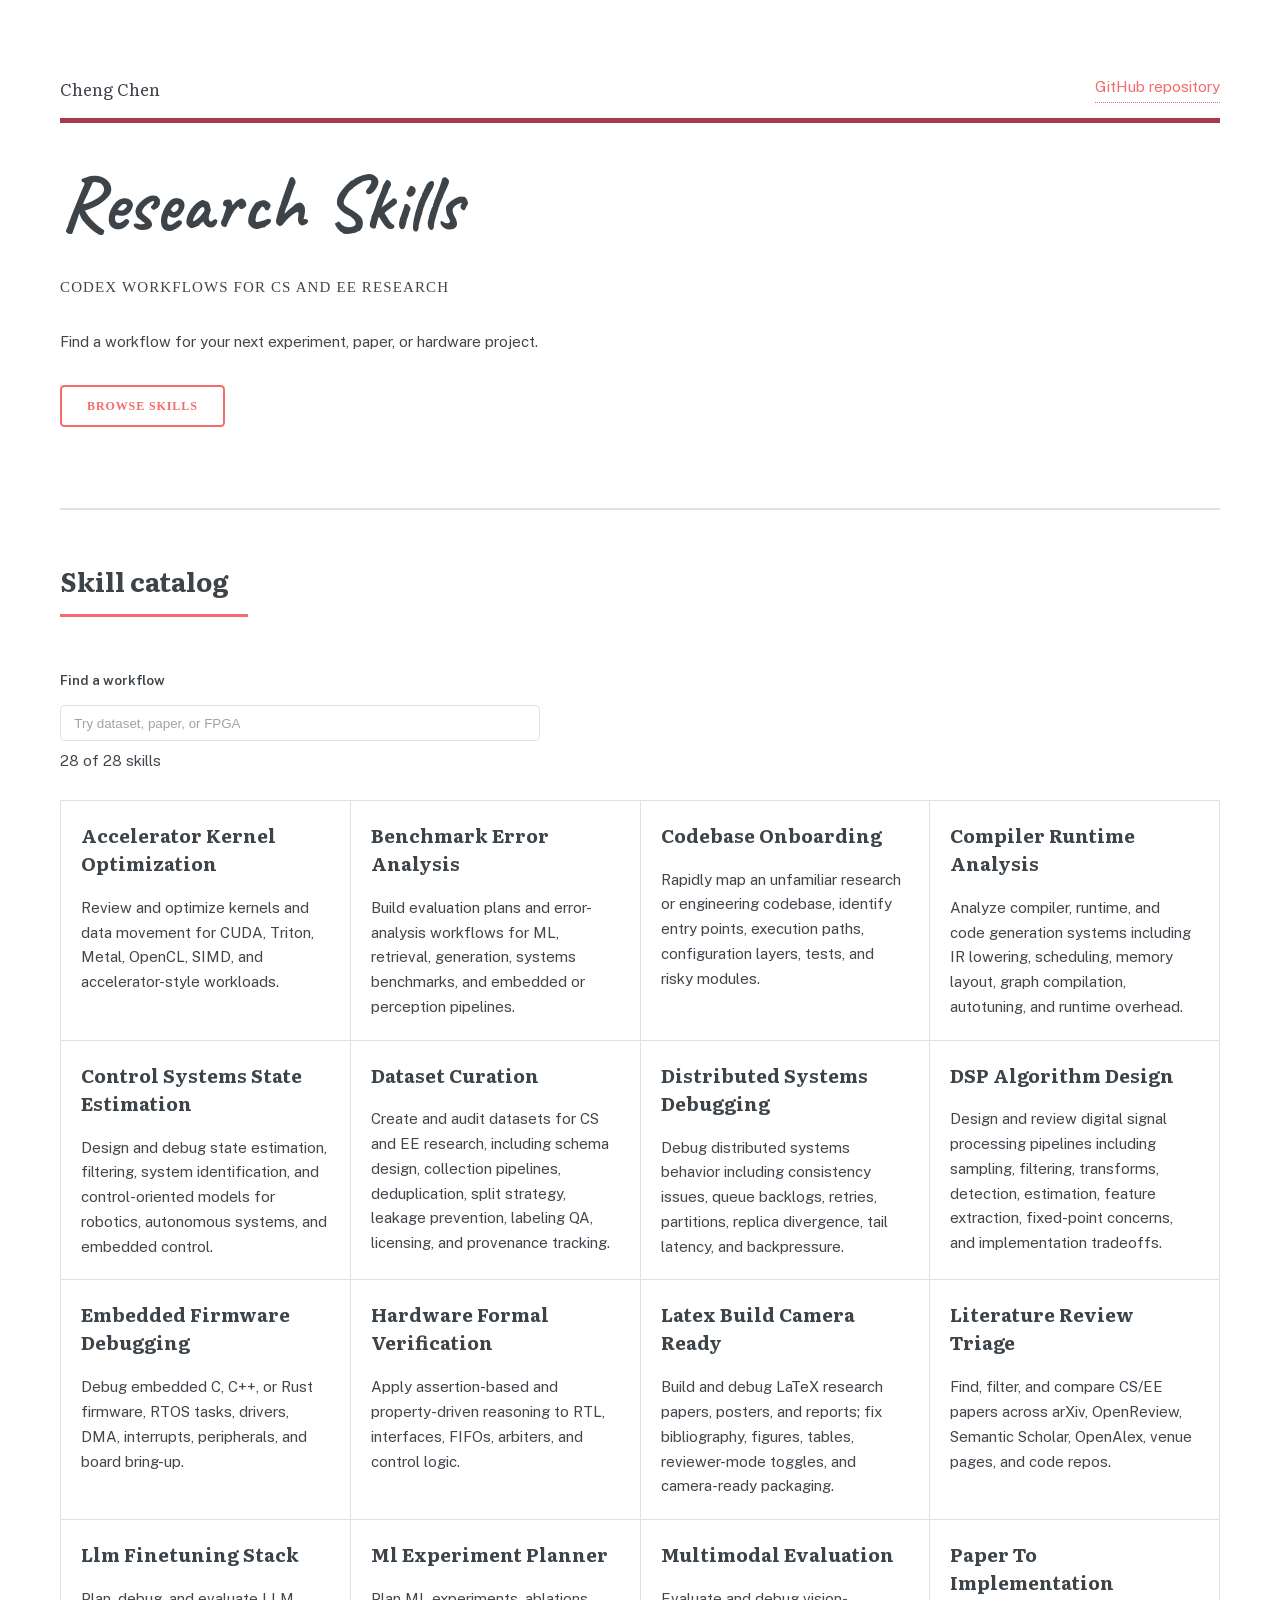
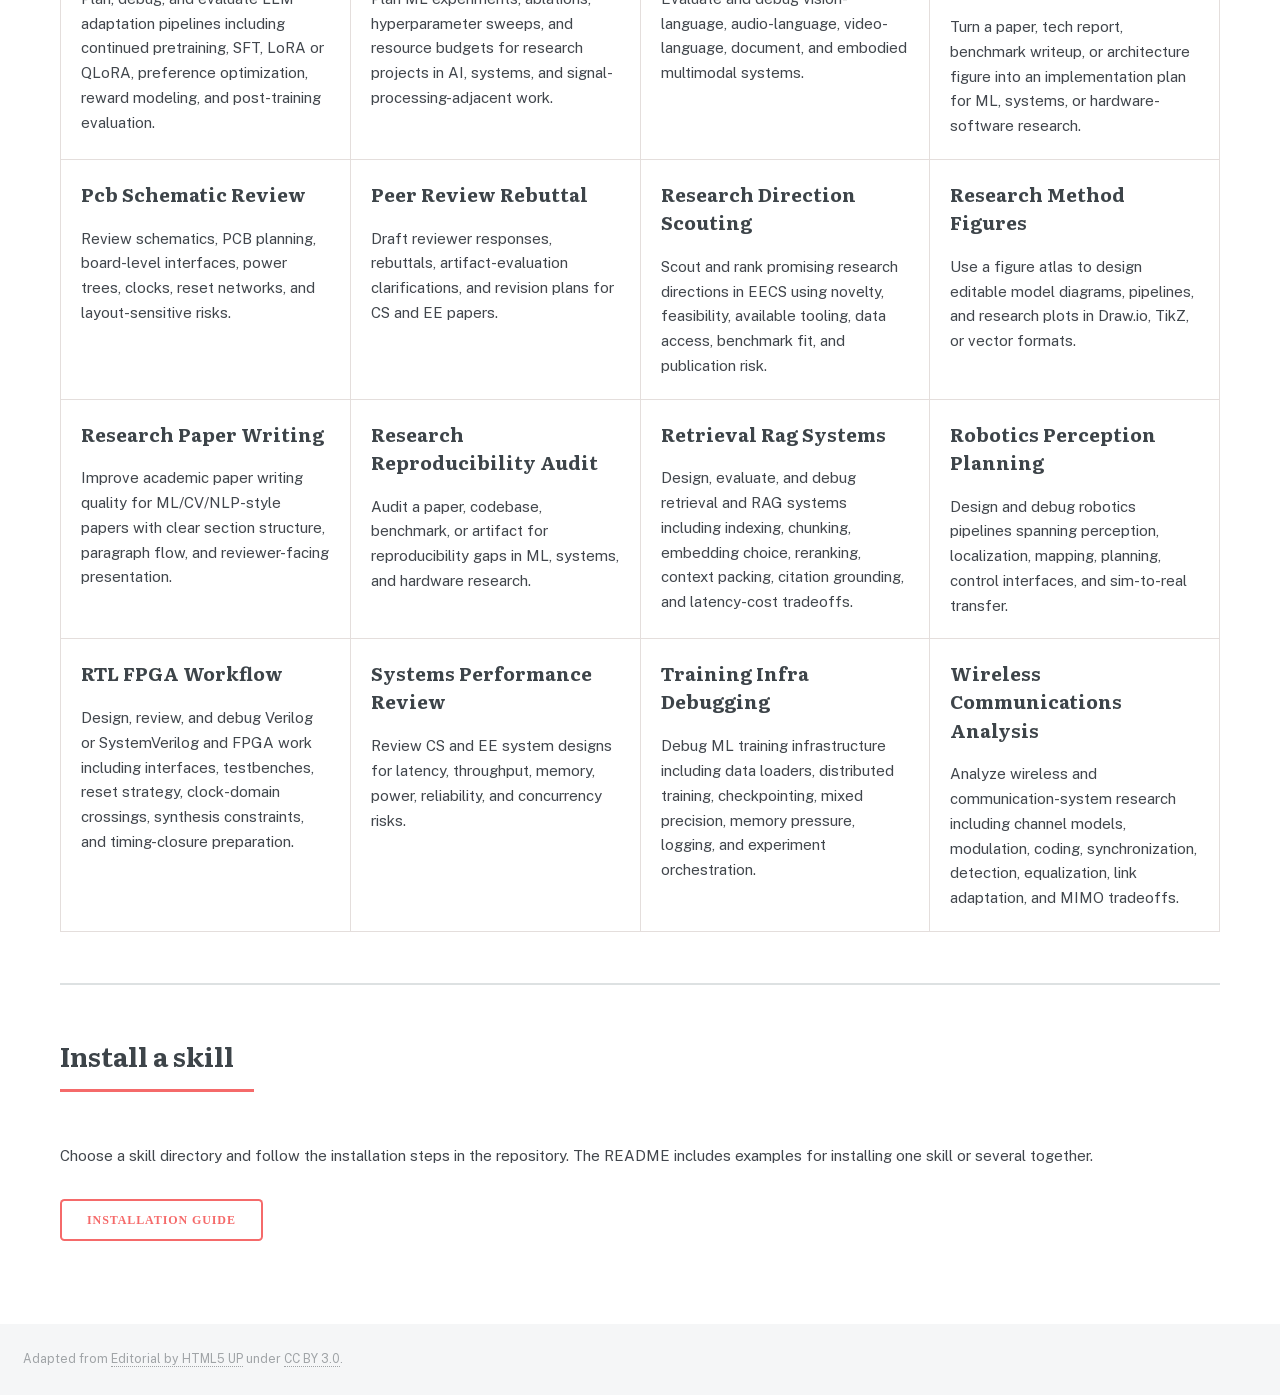
<file: docs/showcase/index.html>
<!DOCTYPE html>
<!-- Adapted from Editorial by HTML5 UP, CC BY 3.0. -->
<html lang="en">
<head>
  <meta charset="utf-8">
  <meta name="viewport" content="width=device-width, initial-scale=1">
  <meta name="description" content="Browse reusable Codex workflows for computer science and electrical engineering research.">
  <title>Research Skills · CS and EE workflows</title>
  <link rel="stylesheet" href="./assets/vendor/editorial/main.css">
  <link rel="stylesheet" href="./assets/css/project-templates.css?v=projects-2">
  <script defer src="./assets/js/skills-catalog.js"></script>
</head>
<body data-project="research-skills">
  <div id="wrapper">
    <main id="main">
      <div class="inner">
        <header id="header">
          <a href="https://ceasonen.github.io/#projects" class="logo">Cheng Chen</a>
          <a href="https://github.com/ceasonen/research-skills">GitHub repository</a>
        </header>
        <section id="banner">
          <div class="content">
            <header><h1>Research Skills</h1><p>Codex workflows for CS and EE research</p></header>
            <p>Find a workflow for your next experiment, paper, or hardware project.</p>
            <ul class="actions"><li><a href="#catalog" class="button big">Browse skills</a></li></ul>
          </div>
        </section>
        <section id="catalog">
          <header class="major"><h2>Skill catalog</h2></header>
          <div class="skill-search" id="catalog-controls" hidden>
            <label for="skill-query">Find a workflow</label>
            <input id="skill-query" type="search" placeholder="Try dataset, paper, or FPGA">
            <p id="skill-count" role="status"></p>
          </div>
          <div class="posts">
            <article data-skill>
              <h3><a href="https://github.com/ceasonen/research-skills/tree/main/skills/accelerator-kernel-optimization">Accelerator Kernel Optimization</a></h3>
              <p>Review and optimize kernels and data movement for CUDA, Triton, Metal, OpenCL, SIMD, and accelerator-style workloads.</p>
            </article>
            <article data-skill>
              <h3><a href="https://github.com/ceasonen/research-skills/tree/main/skills/benchmark-error-analysis">Benchmark Error Analysis</a></h3>
              <p>Build evaluation plans and error-analysis workflows for ML, retrieval, generation, systems benchmarks, and embedded or perception pipelines.</p>
            </article>
            <article data-skill>
              <h3><a href="https://github.com/ceasonen/research-skills/tree/main/skills/codebase-onboarding">Codebase Onboarding</a></h3>
              <p>Rapidly map an unfamiliar research or engineering codebase, identify entry points, execution paths, configuration layers, tests, and risky modules.</p>
            </article>
            <article data-skill>
              <h3><a href="https://github.com/ceasonen/research-skills/tree/main/skills/compiler-runtime-analysis">Compiler Runtime Analysis</a></h3>
              <p>Analyze compiler, runtime, and code generation systems including IR lowering, scheduling, memory layout, graph compilation, autotuning, and runtime overhead.</p>
            </article>
            <article data-skill>
              <h3><a href="https://github.com/ceasonen/research-skills/tree/main/skills/control-systems-state-estimation">Control Systems State Estimation</a></h3>
              <p>Design and debug state estimation, filtering, system identification, and control-oriented models for robotics, autonomous systems, and embedded control.</p>
            </article>
            <article data-skill>
              <h3><a href="https://github.com/ceasonen/research-skills/tree/main/skills/dataset-curation">Dataset Curation</a></h3>
              <p>Create and audit datasets for CS and EE research, including schema design, collection pipelines, deduplication, split strategy, leakage prevention, labeling QA, licensing, and provenance tracking.</p>
            </article>
            <article data-skill>
              <h3><a href="https://github.com/ceasonen/research-skills/tree/main/skills/distributed-systems-debugging">Distributed Systems Debugging</a></h3>
              <p>Debug distributed systems behavior including consistency issues, queue backlogs, retries, partitions, replica divergence, tail latency, and backpressure.</p>
            </article>
            <article data-skill>
              <h3><a href="https://github.com/ceasonen/research-skills/tree/main/skills/dsp-algorithm-design">DSP Algorithm Design</a></h3>
              <p>Design and review digital signal processing pipelines including sampling, filtering, transforms, detection, estimation, feature extraction, fixed-point concerns, and implementation tradeoffs.</p>
            </article>
            <article data-skill>
              <h3><a href="https://github.com/ceasonen/research-skills/tree/main/skills/embedded-firmware-debugging">Embedded Firmware Debugging</a></h3>
              <p>Debug embedded C, C++, or Rust firmware, RTOS tasks, drivers, DMA, interrupts, peripherals, and board bring-up.</p>
            </article>
            <article data-skill>
              <h3><a href="https://github.com/ceasonen/research-skills/tree/main/skills/hardware-formal-verification">Hardware Formal Verification</a></h3>
              <p>Apply assertion-based and property-driven reasoning to RTL, interfaces, FIFOs, arbiters, and control logic.</p>
            </article>
            <article data-skill>
              <h3><a href="https://github.com/ceasonen/research-skills/tree/main/skills/latex-build-camera-ready">Latex Build Camera Ready</a></h3>
              <p>Build and debug LaTeX research papers, posters, and reports; fix bibliography, figures, tables, reviewer-mode toggles, and camera-ready packaging.</p>
            </article>
            <article data-skill>
              <h3><a href="https://github.com/ceasonen/research-skills/tree/main/skills/literature-review-triage">Literature Review Triage</a></h3>
              <p>Find, filter, and compare CS/EE papers across arXiv, OpenReview, Semantic Scholar, OpenAlex, venue pages, and code repos.</p>
            </article>
            <article data-skill>
              <h3><a href="https://github.com/ceasonen/research-skills/tree/main/skills/llm-finetuning-stack">Llm Finetuning Stack</a></h3>
              <p>Plan, debug, and evaluate LLM adaptation pipelines including continued pretraining, SFT, LoRA or QLoRA, preference optimization, reward modeling, and post-training evaluation.</p>
            </article>
            <article data-skill>
              <h3><a href="https://github.com/ceasonen/research-skills/tree/main/skills/ml-experiment-planner">Ml Experiment Planner</a></h3>
              <p>Plan ML experiments, ablations, hyperparameter sweeps, and resource budgets for research projects in AI, systems, and signal-processing-adjacent work.</p>
            </article>
            <article data-skill>
              <h3><a href="https://github.com/ceasonen/research-skills/tree/main/skills/multimodal-evaluation">Multimodal Evaluation</a></h3>
              <p>Evaluate and debug vision-language, audio-language, video-language, document, and embodied multimodal systems.</p>
            </article>
            <article data-skill>
              <h3><a href="https://github.com/ceasonen/research-skills/tree/main/skills/paper-to-implementation">Paper To Implementation</a></h3>
              <p>Turn a paper, tech report, benchmark writeup, or architecture figure into an implementation plan for ML, systems, or hardware-software research.</p>
            </article>
            <article data-skill>
              <h3><a href="https://github.com/ceasonen/research-skills/tree/main/skills/pcb-schematic-review">Pcb Schematic Review</a></h3>
              <p>Review schematics, PCB planning, board-level interfaces, power trees, clocks, reset networks, and layout-sensitive risks.</p>
            </article>
            <article data-skill>
              <h3><a href="https://github.com/ceasonen/research-skills/tree/main/skills/peer-review-rebuttal">Peer Review Rebuttal</a></h3>
              <p>Draft reviewer responses, rebuttals, artifact-evaluation clarifications, and revision plans for CS and EE papers.</p>
            </article>
            <article data-skill>
              <h3><a href="https://github.com/ceasonen/research-skills/tree/main/skills/research-direction-scouting">Research Direction Scouting</a></h3>
              <p>Scout and rank promising research directions in EECS using novelty, feasibility, available tooling, data access, benchmark fit, and publication risk.</p>
            </article>
            <article data-skill>
              <h3><a href="https://github.com/ceasonen/research-skills/tree/main/skills/research-method-figures">Research Method Figures</a></h3>
              <p>Use a figure atlas to design editable model diagrams, pipelines, and research plots in Draw.io, TikZ, or vector formats.</p>
            </article>
            <article data-skill>
              <h3><a href="https://github.com/ceasonen/research-skills/tree/main/skills/research-paper-writing">Research Paper Writing</a></h3>
              <p>Improve academic paper writing quality for ML/CV/NLP-style papers with clear section structure, paragraph flow, and reviewer-facing presentation.</p>
            </article>
            <article data-skill>
              <h3><a href="https://github.com/ceasonen/research-skills/tree/main/skills/research-reproducibility-audit">Research Reproducibility Audit</a></h3>
              <p>Audit a paper, codebase, benchmark, or artifact for reproducibility gaps in ML, systems, and hardware research.</p>
            </article>
            <article data-skill>
              <h3><a href="https://github.com/ceasonen/research-skills/tree/main/skills/retrieval-rag-systems">Retrieval Rag Systems</a></h3>
              <p>Design, evaluate, and debug retrieval and RAG systems including indexing, chunking, embedding choice, reranking, context packing, citation grounding, and latency-cost tradeoffs.</p>
            </article>
            <article data-skill>
              <h3><a href="https://github.com/ceasonen/research-skills/tree/main/skills/robotics-perception-planning">Robotics Perception Planning</a></h3>
              <p>Design and debug robotics pipelines spanning perception, localization, mapping, planning, control interfaces, and sim-to-real transfer.</p>
            </article>
            <article data-skill>
              <h3><a href="https://github.com/ceasonen/research-skills/tree/main/skills/rtl-fpga-workflow">RTL FPGA Workflow</a></h3>
              <p>Design, review, and debug Verilog or SystemVerilog and FPGA work including interfaces, testbenches, reset strategy, clock-domain crossings, synthesis constraints, and timing-closure preparation.</p>
            </article>
            <article data-skill>
              <h3><a href="https://github.com/ceasonen/research-skills/tree/main/skills/systems-performance-review">Systems Performance Review</a></h3>
              <p>Review CS and EE system designs for latency, throughput, memory, power, reliability, and concurrency risks.</p>
            </article>
            <article data-skill>
              <h3><a href="https://github.com/ceasonen/research-skills/tree/main/skills/training-infra-debugging">Training Infra Debugging</a></h3>
              <p>Debug ML training infrastructure including data loaders, distributed training, checkpointing, mixed precision, memory pressure, logging, and experiment orchestration.</p>
            </article>
            <article data-skill>
              <h3><a href="https://github.com/ceasonen/research-skills/tree/main/skills/wireless-communications-analysis">Wireless Communications Analysis</a></h3>
              <p>Analyze wireless and communication-system research including channel models, modulation, coding, synchronization, detection, equalization, link adaptation, and MIMO tradeoffs.</p>
            </article>
          </div>
        </section>
        <section id="installation">
          <header class="major"><h2>Install a skill</h2></header>
          <p>Choose a skill directory and follow the installation steps in the repository. The README includes examples for installing one skill or several together.</p>
          <ul class="actions"><li><a class="button" href="https://github.com/ceasonen/research-skills#install-from-github">Installation guide</a></li></ul>
        </section>
      </div>
    </main>
    <aside id="sidebar">
      <div class="inner">
        <nav id="menu" aria-label="Research Skills">
          <header class="major"><h2>Research Skills</h2></header>
          <ul><li><a href="#banner">Overview</a></li><li><a href="#catalog">Catalog</a></li><li><a href="#installation">Installation</a></li></ul>
        </nav>
        <footer id="footer">
          <p class="copyright">Adapted from <a href="https://html5up.net/editorial">Editorial by HTML5 UP</a> under <a href="https://creativecommons.org/licenses/by/3.0/">CC BY 3.0</a>.</p>
        </footer>
      </div>
    </aside>
  </div>
</body>
</html>
</file>
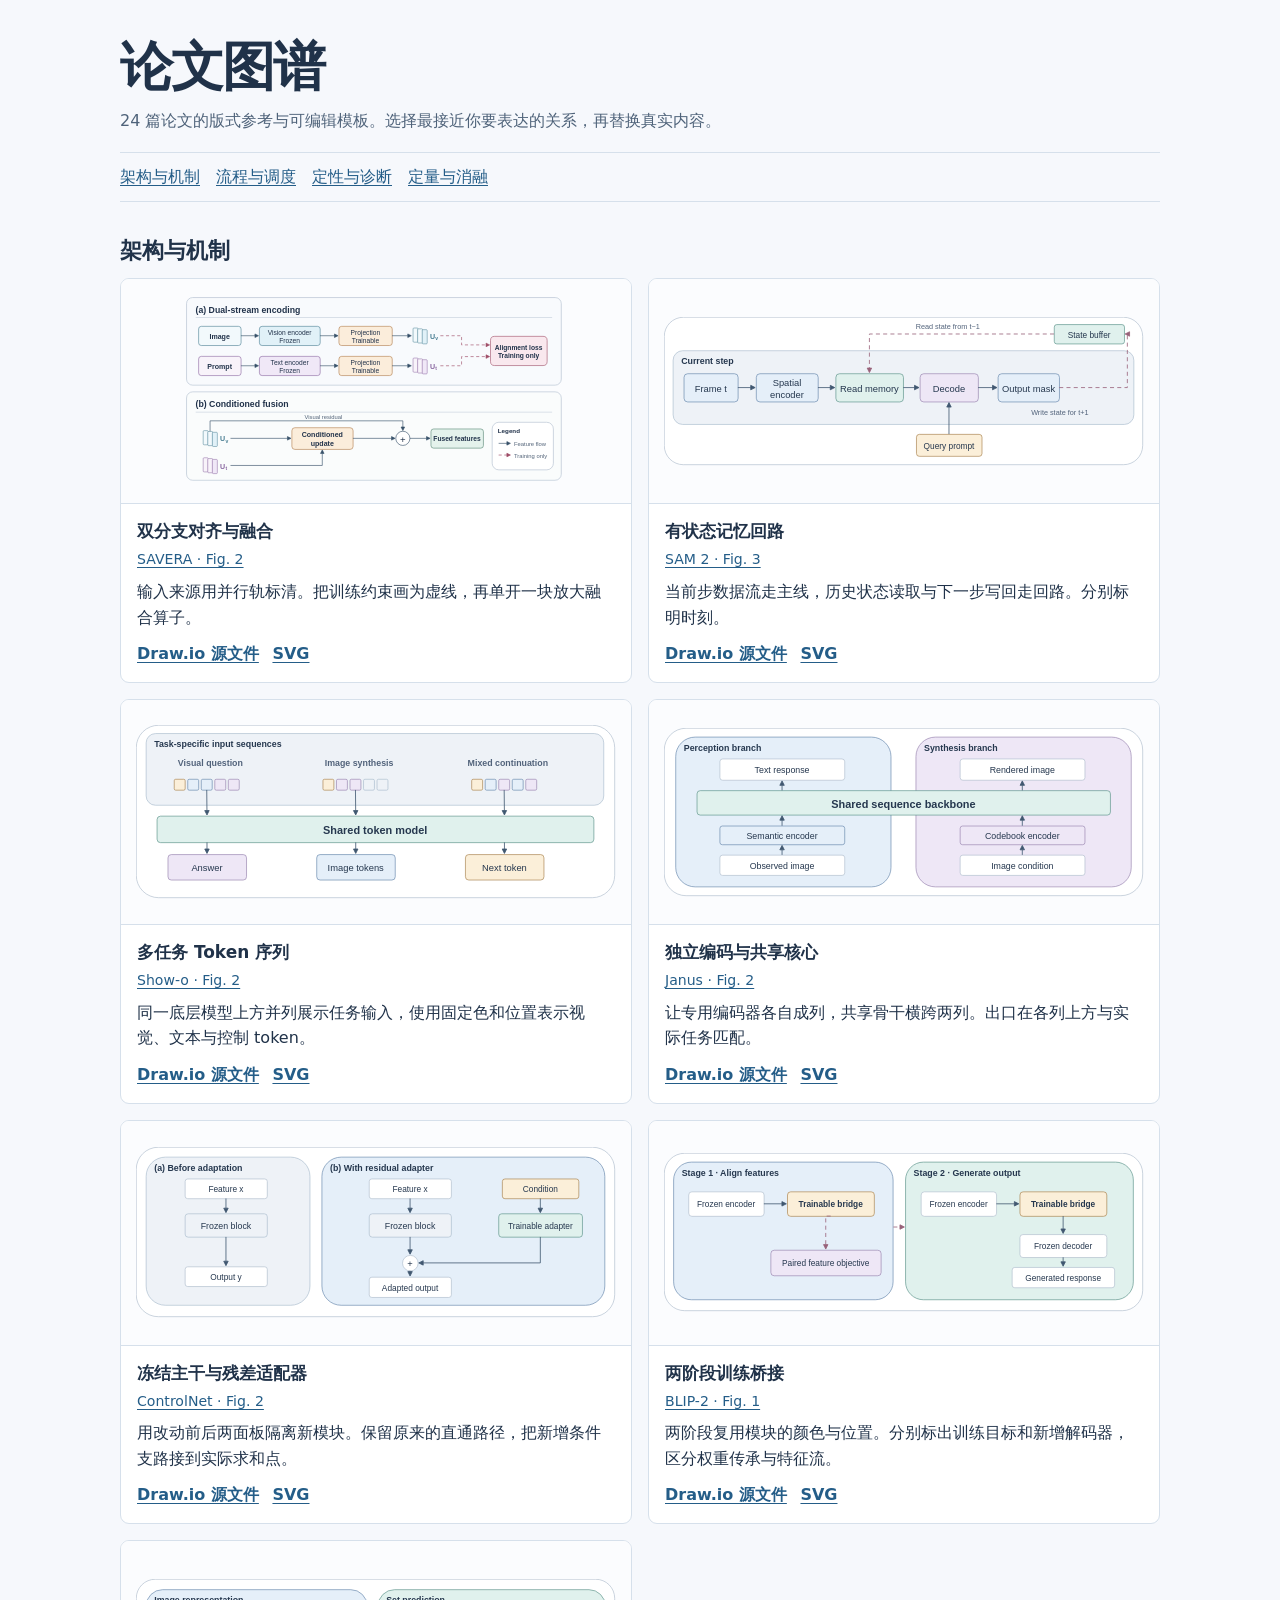
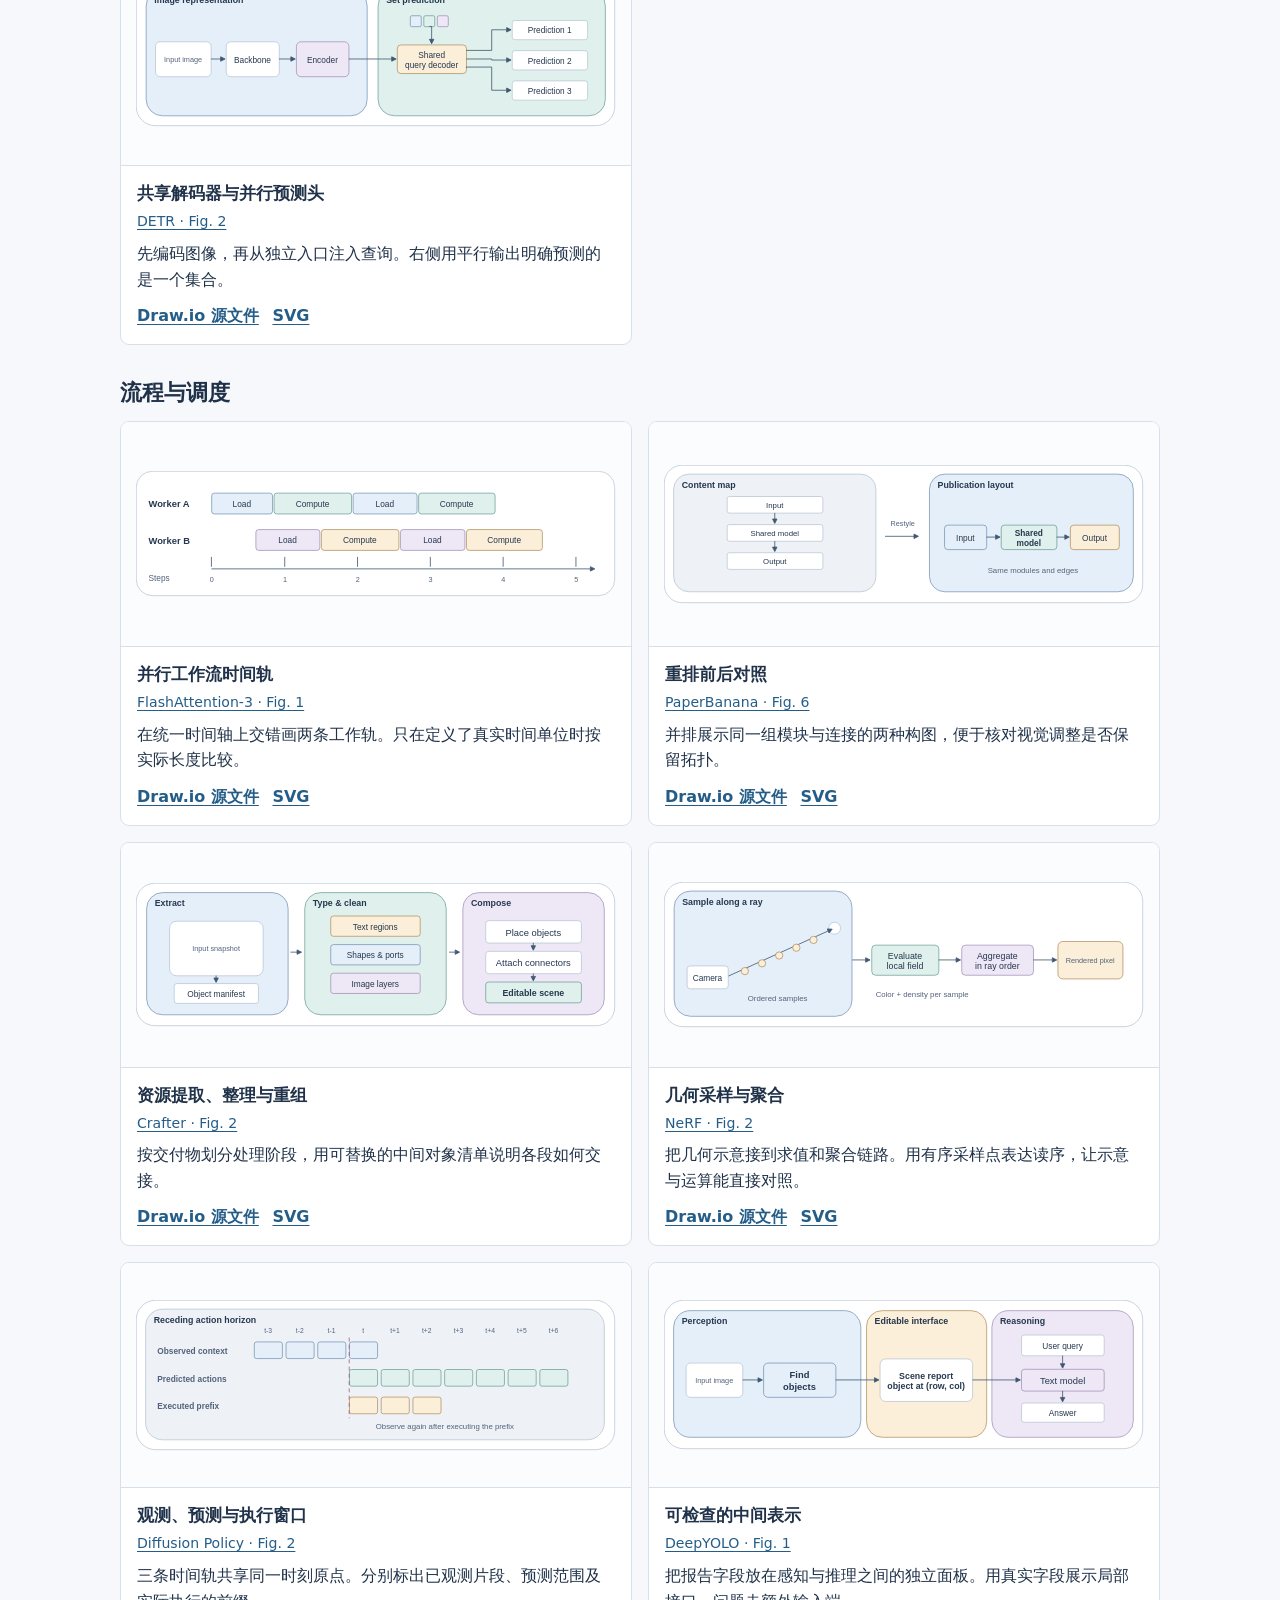
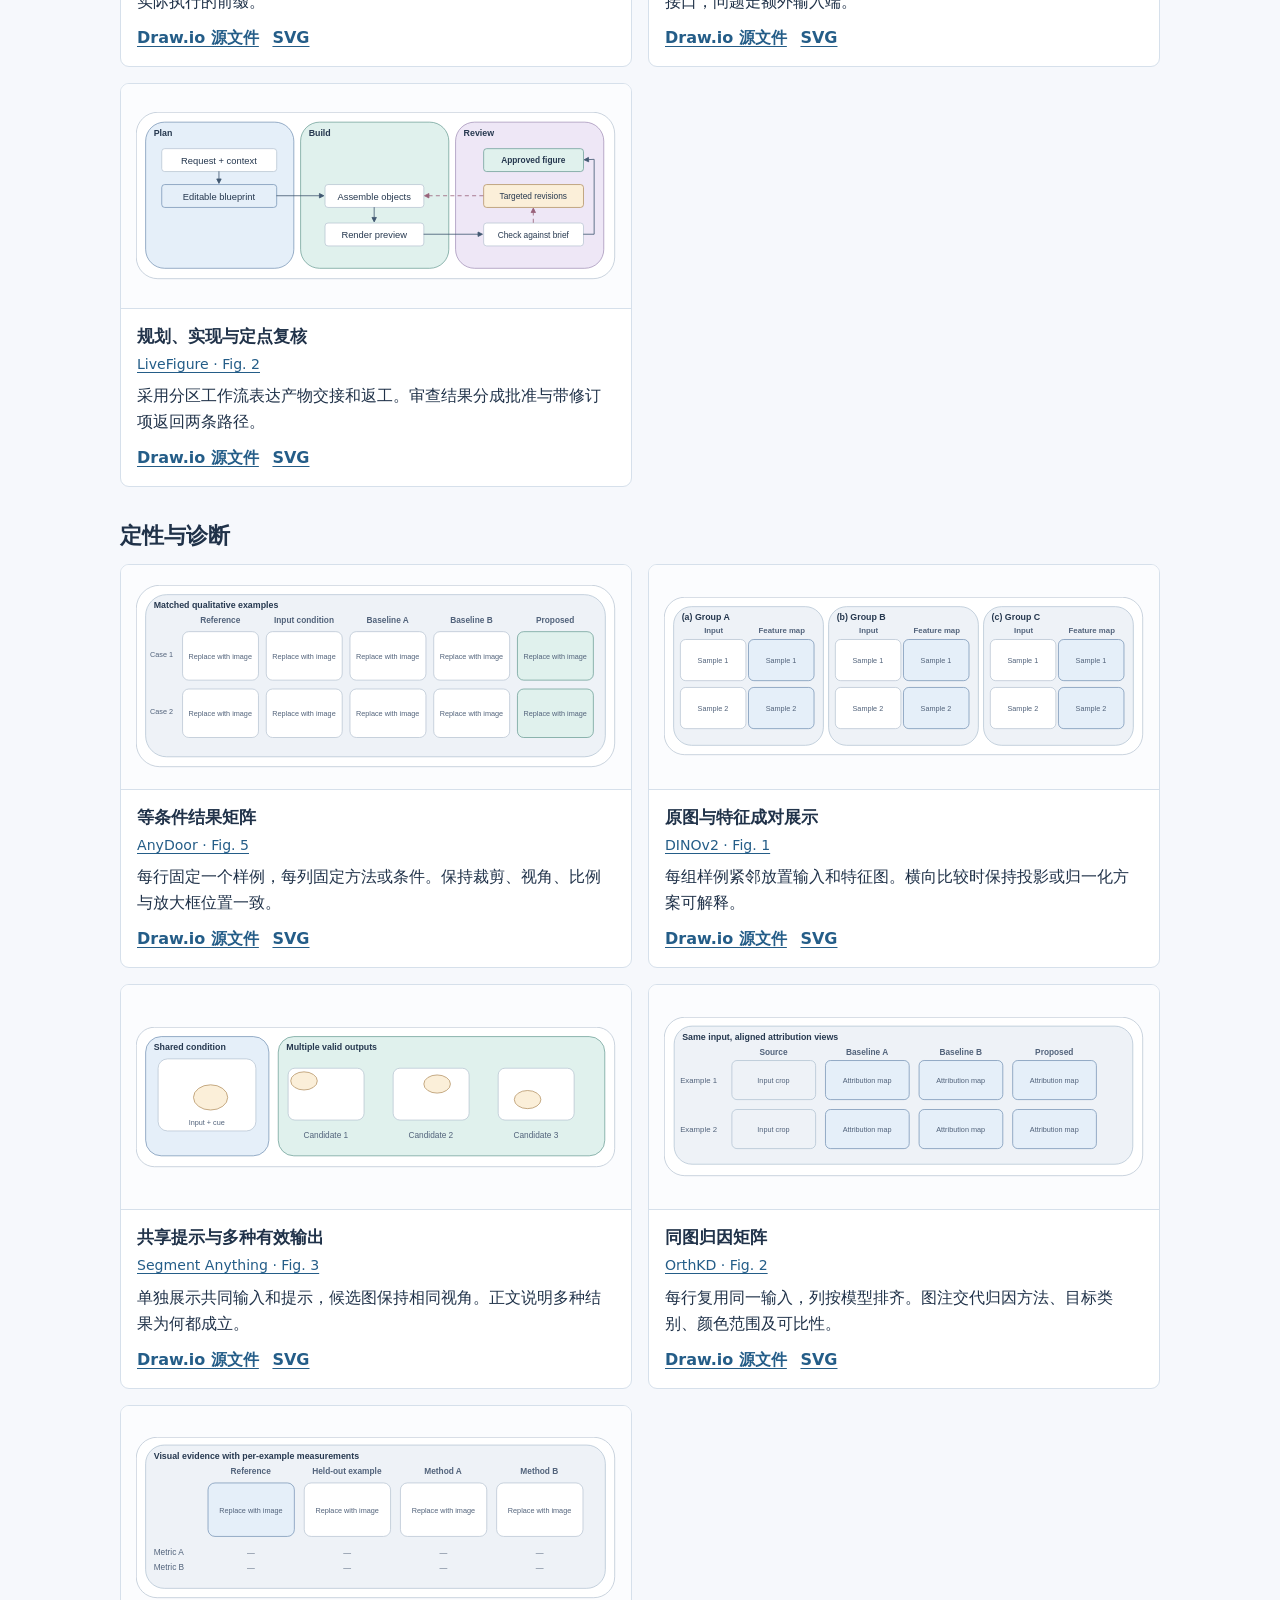
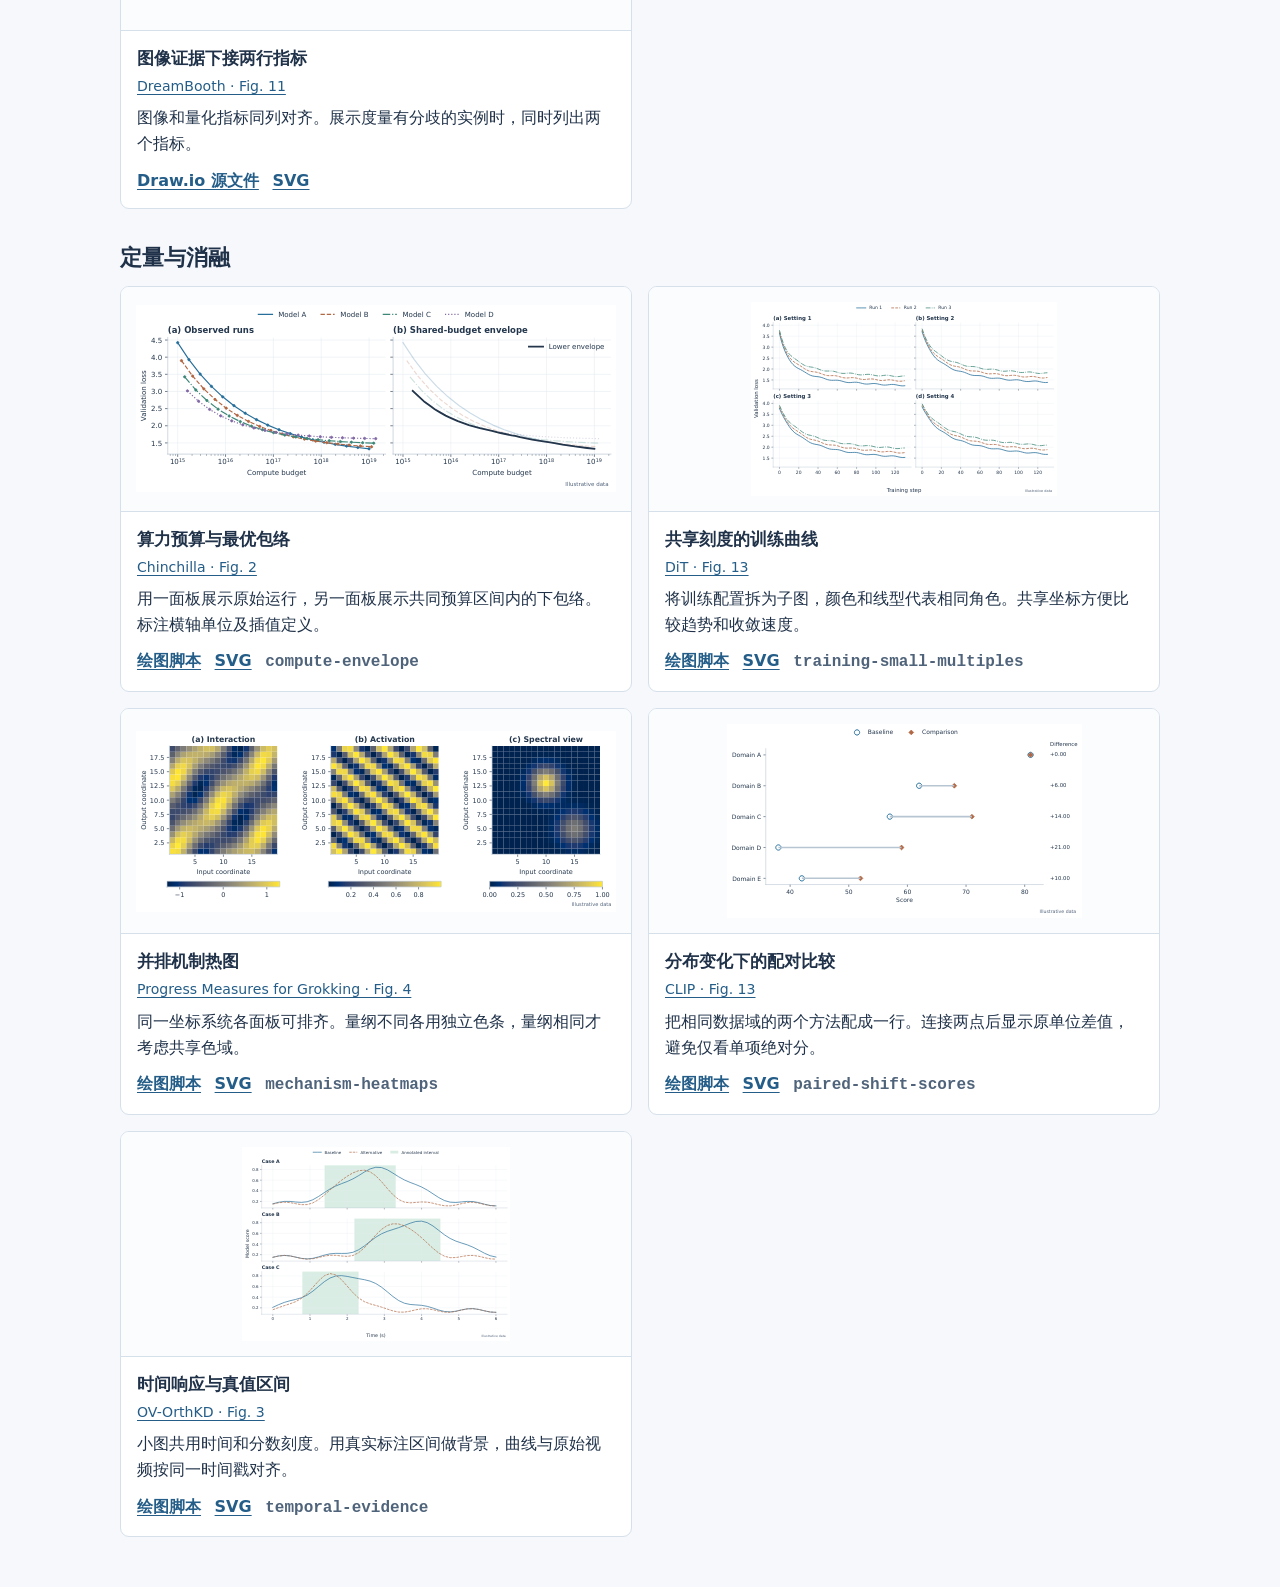
<file: skills/research-method-figures/assets/atlas/index.html>
<!doctype html>
<html lang="zh-CN">
<head>
<meta charset="utf-8">
<meta name="viewport" content="width=device-width,initial-scale=1">
<title>论文图谱</title>
<style>
:root { color-scheme: light; font: 16px/1.62 system-ui,sans-serif; --ink: #203249; --muted: #4f637a; --rule: #d6e0eb; --accent: #245d88; color:var(--ink); background:#f6f8fc; }
* { box-sizing:border-box; }
body { margin:0; }
.shell { max-width:1120px; margin:auto; padding:36px clamp(16px,4vw,40px) 56px; }
h1,h2,h3,p { margin:0; }
h1 { font-size:clamp(1.9rem,5vw,3.3rem); line-height:1.16; letter-spacing:-.04em; }
header p { color:var(--muted); margin-top:.65rem; }
nav { display:flex; flex-wrap:wrap; gap:.4rem 1rem; border-block:1px solid var(--rule); margin-top:1.15rem; padding:.7rem 0; }
a { color:var(--accent); text-decoration-thickness:.07em; text-underline-offset:.19em; }
a:focus-visible { outline:2px solid var(--accent); outline-offset:3px; }
section { scroll-margin-top:16px; margin-top:1.85rem; }
h2 { font-size:1.4rem; margin-bottom:.65rem; }
.grid { display:grid; grid-template-columns:repeat(2,minmax(0,1fr)); gap:16px; }
.card { display:flex; flex-direction:column; min-width:0; border:1px solid var(--rule); border-radius:9px; overflow:hidden; background:#fff; }
.art { display:grid; place-items:center; padding:15px; height:clamp(160px,20vw,225px); border-bottom:1px solid var(--rule); background:#fbfcfe; }
.art img { width:100%; height:100%; min-height:0; object-fit:contain; }
.card-body { padding:14px 16px 15px; }
h3 { font-size:1.06rem; }
.source { font-size:.88rem; margin:.16rem 0 .48rem; }
.actions { display:flex; flex-wrap:wrap; gap:.2rem .85rem; align-items:baseline; margin-top:.65rem; font-weight:650; }
code { overflow-wrap:anywhere; color:var(--muted); }
@media (max-width:690px) { .grid {grid-template-columns:minmax(0,1fr);} }
</style>
</head>
<body><main class="shell">
<header><h1>论文图谱</h1><p>24 篇论文的版式参考与可编辑模板。选择最接近你要表达的关系，再替换真实内容。</p><nav aria-label="按用途浏览"><a href="#family-1">架构与机制</a><a href="#family-2">流程与调度</a><a href="#family-3">定性与诊断</a><a href="#family-4">定量与消融</a></nav></header>
<section id="family-1"><h2>架构与机制</h2><div class="grid"><article id="multimodal-method" class="card">
  <a class="art" href="../multimodal-method.svg" aria-label="双分支对齐与融合 SVG"><img src="../multimodal-method.svg" alt="双分支对齐与融合模板" loading="lazy"></a>
  <div class="card-body">
    <h3>双分支对齐与融合</h3>
    <p class="source"><a href="https://arxiv.org/html/2611.32828v1#S2.F2">SAVERA · Fig. 2</a></p>
    <p>输入来源用并行轨标清。把训练约束画为虚线，再单开一块放大融合算子。</p>
    <p class="actions"><a href="../multimodal-method.drawio">Draw.io 源文件</a><a href="../multimodal-method.svg">SVG</a></p>
  </div>
</article>
<article id="stateful-memory" class="card">
  <a class="art" href="previews/stateful-memory.svg" aria-label="有状态记忆回路 SVG"><img src="previews/stateful-memory.svg" alt="有状态记忆回路模板" loading="lazy"></a>
  <div class="card-body">
    <h3>有状态记忆回路</h3>
    <p class="source"><a href="https://arxiv.org/html/2408.00714v2#S4.F3">SAM 2 · Fig. 3</a></p>
    <p>当前步数据流走主线，历史状态读取与下一步写回走回路。分别标明时刻。</p>
    <p class="actions"><a href="diagrams/stateful-memory.drawio">Draw.io 源文件</a><a href="previews/stateful-memory.svg">SVG</a></p>
  </div>
</article>
<article id="token-grammar" class="card">
  <a class="art" href="previews/token-grammar.svg" aria-label="多任务 Token 序列 SVG"><img src="previews/token-grammar.svg" alt="多任务 Token 序列模板" loading="lazy"></a>
  <div class="card-body">
    <h3>多任务 Token 序列</h3>
    <p class="source"><a href="https://arxiv.org/html/2408.12528v7#S2.F2">Show-o · Fig. 2</a></p>
    <p>同一底层模型上方并列展示任务输入，使用固定色和位置表示视觉、文本与控制 token。</p>
    <p class="actions"><a href="diagrams/token-grammar.drawio">Draw.io 源文件</a><a href="previews/token-grammar.svg">SVG</a></p>
  </div>
</article>
<article id="split-encoders-shared-core" class="card">
  <a class="art" href="previews/split-encoders-shared-core.svg" aria-label="独立编码与共享核心 SVG"><img src="previews/split-encoders-shared-core.svg" alt="独立编码与共享核心模板" loading="lazy"></a>
  <div class="card-body">
    <h3>独立编码与共享核心</h3>
    <p class="source"><a href="https://arxiv.org/html/2410.13848v1#S3.F2">Janus · Fig. 2</a></p>
    <p>让专用编码器各自成列，共享骨干横跨两列。出口在各列上方与实际任务匹配。</p>
    <p class="actions"><a href="diagrams/split-encoders-shared-core.drawio">Draw.io 源文件</a><a href="previews/split-encoders-shared-core.svg">SVG</a></p>
  </div>
</article>
<article id="residual-adapter" class="card">
  <a class="art" href="previews/residual-adapter.svg" aria-label="冻结主干与残差适配器 SVG"><img src="previews/residual-adapter.svg" alt="冻结主干与残差适配器模板" loading="lazy"></a>
  <div class="card-body">
    <h3>冻结主干与残差适配器</h3>
    <p class="source"><a href="https://arxiv.org/html/2302.05543v3#S3.F2">ControlNet · Fig. 2</a></p>
    <p>用改动前后两面板隔离新模块。保留原来的直通路径，把新增条件支路接到实际求和点。</p>
    <p class="actions"><a href="diagrams/residual-adapter.drawio">Draw.io 源文件</a><a href="previews/residual-adapter.svg">SVG</a></p>
  </div>
</article>
<article id="two-stage-bridge" class="card">
  <a class="art" href="previews/two-stage-bridge.svg" aria-label="两阶段训练桥接 SVG"><img src="previews/two-stage-bridge.svg" alt="两阶段训练桥接模板" loading="lazy"></a>
  <div class="card-body">
    <h3>两阶段训练桥接</h3>
    <p class="source"><a href="https://arxiv.org/html/2301.12597v3#S1.F1">BLIP-2 · Fig. 1</a></p>
    <p>两阶段复用模块的颜色与位置。分别标出训练目标和新增解码器，区分权重传承与特征流。</p>
    <p class="actions"><a href="diagrams/two-stage-bridge.drawio">Draw.io 源文件</a><a href="previews/two-stage-bridge.svg">SVG</a></p>
  </div>
</article>
<article id="query-parallel-heads" class="card">
  <a class="art" href="previews/query-parallel-heads.svg" aria-label="共享解码器与并行预测头 SVG"><img src="previews/query-parallel-heads.svg" alt="共享解码器与并行预测头模板" loading="lazy"></a>
  <div class="card-body">
    <h3>共享解码器与并行预测头</h3>
    <p class="source"><a href="https://arxiv.org/html/2005.12872v3#S3.F2">DETR · Fig. 2</a></p>
    <p>先编码图像，再从独立入口注入查询。右侧用平行输出明确预测的是一个集合。</p>
    <p class="actions"><a href="diagrams/query-parallel-heads.drawio">Draw.io 源文件</a><a href="previews/query-parallel-heads.svg">SVG</a></p>
  </div>
</article></div></section>
<section id="family-2"><h2>流程与调度</h2><div class="grid"><article id="overlap-schedule" class="card">
  <a class="art" href="previews/overlap-schedule.svg" aria-label="并行工作流时间轨 SVG"><img src="previews/overlap-schedule.svg" alt="并行工作流时间轨模板" loading="lazy"></a>
  <div class="card-body">
    <h3>并行工作流时间轨</h3>
    <p class="source"><a href="https://arxiv.org/html/2407.08608v2#S3.F1">FlashAttention-3 · Fig. 1</a></p>
    <p>在统一时间轴上交错画两条工作轨。只在定义了真实时间单位时按实际长度比较。</p>
    <p class="actions"><a href="diagrams/overlap-schedule.drawio">Draw.io 源文件</a><a href="previews/overlap-schedule.svg">SVG</a></p>
  </div>
</article>
<article id="visual-restyle" class="card">
  <a class="art" href="previews/visual-restyle.svg" aria-label="重排前后对照 SVG"><img src="previews/visual-restyle.svg" alt="重排前后对照模板" loading="lazy"></a>
  <div class="card-body">
    <h3>重排前后对照</h3>
    <p class="source"><a href="https://arxiv.org/html/2601.23265v2#S6.F6">PaperBanana · Fig. 6</a></p>
    <p>并排展示同一组模块与连接的两种构图，便于核对视觉调整是否保留拓扑。</p>
    <p class="actions"><a href="diagrams/visual-restyle.drawio">Draw.io 源文件</a><a href="previews/visual-restyle.svg">SVG</a></p>
  </div>
</article>
<article id="asset-reassembly" class="card">
  <a class="art" href="previews/asset-reassembly.svg" aria-label="资源提取、整理与重组 SVG"><img src="previews/asset-reassembly.svg" alt="资源提取、整理与重组模板" loading="lazy"></a>
  <div class="card-body">
    <h3>资源提取、整理与重组</h3>
    <p class="source"><a href="https://arxiv.org/html/2605.30611v1#S3.F2">Crafter · Fig. 2</a></p>
    <p>按交付物划分处理阶段，用可替换的中间对象清单说明各段如何交接。</p>
    <p class="actions"><a href="diagrams/asset-reassembly.drawio">Draw.io 源文件</a><a href="previews/asset-reassembly.svg">SVG</a></p>
  </div>
</article>
<article id="ray-sampling" class="card">
  <a class="art" href="previews/ray-sampling.svg" aria-label="几何采样与聚合 SVG"><img src="previews/ray-sampling.svg" alt="几何采样与聚合模板" loading="lazy"></a>
  <div class="card-body">
    <h3>几何采样与聚合</h3>
    <p class="source"><a href="https://arxiv.org/html/2003.08934v2#S2.F2">NeRF · Fig. 2</a></p>
    <p>把几何示意接到求值和聚合链路。用有序采样点表达读序，让示意与运算能直接对照。</p>
    <p class="actions"><a href="diagrams/ray-sampling.drawio">Draw.io 源文件</a><a href="previews/ray-sampling.svg">SVG</a></p>
  </div>
</article>
<article id="receding-horizon" class="card">
  <a class="art" href="previews/receding-horizon.svg" aria-label="观测、预测与执行窗口 SVG"><img src="previews/receding-horizon.svg" alt="观测、预测与执行窗口模板" loading="lazy"></a>
  <div class="card-body">
    <h3>观测、预测与执行窗口</h3>
    <p class="source"><a href="https://arxiv.org/html/2303.04137v5#S1.F2">Diffusion Policy · Fig. 2</a></p>
    <p>三条时间轨共享同一时刻原点。分别标出已观测片段、预测范围及实际执行的前缀。</p>
    <p class="actions"><a href="diagrams/receding-horizon.drawio">Draw.io 源文件</a><a href="previews/receding-horizon.svg">SVG</a></p>
  </div>
</article>
<article id="symbolic-interface" class="card">
  <a class="art" href="previews/symbolic-interface.svg" aria-label="可检查的中间表示 SVG"><img src="previews/symbolic-interface.svg" alt="可检查的中间表示模板" loading="lazy"></a>
  <div class="card-body">
    <h3>可检查的中间表示</h3>
    <p class="source"><a href="https://doi.org/10.1109/IJCNN69854.2026.11729294">DeepYOLO · Fig. 1</a></p>
    <p>把报告字段放在感知与推理之间的独立面板。用真实字段展示局部接口，问题走额外输入端。</p>
    <p class="actions"><a href="diagrams/symbolic-interface.drawio">Draw.io 源文件</a><a href="previews/symbolic-interface.svg">SVG</a></p>
  </div>
</article>
<article id="feedback-review-loop" class="card">
  <a class="art" href="previews/feedback-review-loop.svg" aria-label="规划、实现与定点复核 SVG"><img src="previews/feedback-review-loop.svg" alt="规划、实现与定点复核模板" loading="lazy"></a>
  <div class="card-body">
    <h3>规划、实现与定点复核</h3>
    <p class="source"><a href="https://arxiv.org/html/2605.23527v1#S3.F2">LiveFigure · Fig. 2</a></p>
    <p>采用分区工作流表达产物交接和返工。审查结果分成批准与带修订项返回两条路径。</p>
    <p class="actions"><a href="diagrams/feedback-review-loop.drawio">Draw.io 源文件</a><a href="previews/feedback-review-loop.svg">SVG</a></p>
  </div>
</article></div></section>
<section id="family-3"><h2>定性与诊断</h2><div class="grid"><article id="matched-comparison-grid" class="card">
  <a class="art" href="previews/matched-comparison-grid.svg" aria-label="等条件结果矩阵 SVG"><img src="previews/matched-comparison-grid.svg" alt="等条件结果矩阵模板" loading="lazy"></a>
  <div class="card-body">
    <h3>等条件结果矩阵</h3>
    <p class="source"><a href="https://arxiv.org/html/2307.09481v2#S3.F5">AnyDoor · Fig. 5</a></p>
    <p>每行固定一个样例，每列固定方法或条件。保持裁剪、视角、比例与放大框位置一致。</p>
    <p class="actions"><a href="diagrams/matched-comparison-grid.drawio">Draw.io 源文件</a><a href="previews/matched-comparison-grid.svg">SVG</a></p>
  </div>
</article>
<article id="source-feature-pairs" class="card">
  <a class="art" href="previews/source-feature-pairs.svg" aria-label="原图与特征成对展示 SVG"><img src="previews/source-feature-pairs.svg" alt="原图与特征成对展示模板" loading="lazy"></a>
  <div class="card-body">
    <h3>原图与特征成对展示</h3>
    <p class="source"><a href="https://arxiv.org/html/2304.07193v2#S1.F1">DINOv2 · Fig. 1</a></p>
    <p>每组样例紧邻放置输入和特征图。横向比较时保持投影或归一化方案可解释。</p>
    <p class="actions"><a href="diagrams/source-feature-pairs.drawio">Draw.io 源文件</a><a href="previews/source-feature-pairs.svg">SVG</a></p>
  </div>
</article>
<article id="ambiguity-alternatives" class="card">
  <a class="art" href="previews/ambiguity-alternatives.svg" aria-label="共享提示与多种有效输出 SVG"><img src="previews/ambiguity-alternatives.svg" alt="共享提示与多种有效输出模板" loading="lazy"></a>
  <div class="card-body">
    <h3>共享提示与多种有效输出</h3>
    <p class="source"><a href="https://arxiv.org/html/2304.02643v1#S2.F3">Segment Anything · Fig. 3</a></p>
    <p>单独展示共同输入和提示，候选图保持相同视角。正文说明多种结果为何都成立。</p>
    <p class="actions"><a href="diagrams/ambiguity-alternatives.drawio">Draw.io 源文件</a><a href="previews/ambiguity-alternatives.svg">SVG</a></p>
  </div>
</article>
<article id="attribution-comparison" class="card">
  <a class="art" href="previews/attribution-comparison.svg" aria-label="同图归因矩阵 SVG"><img src="previews/attribution-comparison.svg" alt="同图归因矩阵模板" loading="lazy"></a>
  <div class="card-body">
    <h3>同图归因矩阵</h3>
    <p class="source"><a href="https://doi.org/10.24963/ijcai.2026/774">OrthKD · Fig. 2</a></p>
    <p>每行复用同一输入，列按模型排齐。图注交代归因方法、目标类别、颜色范围及可比性。</p>
    <p class="actions"><a href="diagrams/attribution-comparison.drawio">Draw.io 源文件</a><a href="previews/attribution-comparison.svg">SVG</a></p>
  </div>
</article>
<article id="images-with-metric-rows" class="card">
  <a class="art" href="previews/images-with-metric-rows.svg" aria-label="图像证据下接两行指标 SVG"><img src="previews/images-with-metric-rows.svg" alt="图像证据下接两行指标模板" loading="lazy"></a>
  <div class="card-body">
    <h3>图像证据下接两行指标</h3>
    <p class="source"><a href="https://arxiv.org/html/2208.12242v2#Sx4.F11">DreamBooth · Fig. 11</a></p>
    <p>图像和量化指标同列对齐。展示度量有分歧的实例时，同时列出两个指标。</p>
    <p class="actions"><a href="diagrams/images-with-metric-rows.drawio">Draw.io 源文件</a><a href="previews/images-with-metric-rows.svg">SVG</a></p>
  </div>
</article></div></section>
<section id="family-4"><h2>定量与消融</h2><div class="grid"><article id="compute-envelope" class="card">
  <a class="art" href="previews/compute-envelope.svg" aria-label="算力预算与最优包络 SVG"><img src="previews/compute-envelope.svg" alt="算力预算与最优包络模板" loading="lazy"></a>
  <div class="card-body">
    <h3>算力预算与最优包络</h3>
    <p class="source"><a href="https://arxiv.org/html/2203.15556v1#S3.F2">Chinchilla · Fig. 2</a></p>
    <p>用一面板展示原始运行，另一面板展示共同预算区间内的下包络。标注横轴单位及插值定义。</p>
    <p class="actions"><a href="../../scripts/render-atlas-plot.py">绘图脚本</a><a href="previews/compute-envelope.svg">SVG</a><code>compute-envelope</code></p>
  </div>
</article>
<article id="training-small-multiples" class="card">
  <a class="art" href="previews/training-small-multiples.svg" aria-label="共享刻度的训练曲线 SVG"><img src="previews/training-small-multiples.svg" alt="共享刻度的训练曲线模板" loading="lazy"></a>
  <div class="card-body">
    <h3>共享刻度的训练曲线</h3>
    <p class="source"><a href="https://arxiv.org/html/2212.09748v2#A1.F13">DiT · Fig. 13</a></p>
    <p>将训练配置拆为子图，颜色和线型代表相同角色。共享坐标方便比较趋势和收敛速度。</p>
    <p class="actions"><a href="../../scripts/render-atlas-plot.py">绘图脚本</a><a href="previews/training-small-multiples.svg">SVG</a><code>training-small-multiples</code></p>
  </div>
</article>
<article id="mechanism-heatmaps" class="card">
  <a class="art" href="previews/mechanism-heatmaps.svg" aria-label="并排机制热图 SVG"><img src="previews/mechanism-heatmaps.svg" alt="并排机制热图模板" loading="lazy"></a>
  <div class="card-body">
    <h3>并排机制热图</h3>
    <p class="source"><a href="https://arxiv.org/html/2301.05217v3#S4.F4">Progress Measures for Grokking · Fig. 4</a></p>
    <p>同一坐标系统各面板可排齐。量纲不同各用独立色条，量纲相同才考虑共享色域。</p>
    <p class="actions"><a href="../../scripts/render-atlas-plot.py">绘图脚本</a><a href="previews/mechanism-heatmaps.svg">SVG</a><code>mechanism-heatmaps</code></p>
  </div>
</article>
<article id="paired-shift-scores" class="card">
  <a class="art" href="previews/paired-shift-scores.svg" aria-label="分布变化下的配对比较 SVG"><img src="previews/paired-shift-scores.svg" alt="分布变化下的配对比较模板" loading="lazy"></a>
  <div class="card-body">
    <h3>分布变化下的配对比较</h3>
    <p class="source"><a href="https://arxiv.org/html/2103.00020v1#S3.F13">CLIP · Fig. 13</a></p>
    <p>把相同数据域的两个方法配成一行。连接两点后显示原单位差值，避免仅看单项绝对分。</p>
    <p class="actions"><a href="../../scripts/render-atlas-plot.py">绘图脚本</a><a href="previews/paired-shift-scores.svg">SVG</a><code>paired-shift-scores</code></p>
  </div>
</article>
<article id="temporal-evidence" class="card">
  <a class="art" href="previews/temporal-evidence.svg" aria-label="时间响应与真值区间 SVG"><img src="previews/temporal-evidence.svg" alt="时间响应与真值区间模板" loading="lazy"></a>
  <div class="card-body">
    <h3>时间响应与真值区间</h3>
    <p class="source"><a href="https://arxiv.org/abs/2609.23376">OV-OrthKD · Fig. 3</a></p>
    <p>小图共用时间和分数刻度。用真实标注区间做背景，曲线与原始视频按同一时间戳对齐。</p>
    <p class="actions"><a href="../../scripts/render-atlas-plot.py">绘图脚本</a><a href="previews/temporal-evidence.svg">SVG</a><code>temporal-evidence</code></p>
  </div>
</article></div></section>
</main></body>
</html>
</file>
<file: docs/showcase/assets/vendor/editorial/main.css>
/*
	Editorial by HTML5 UP
	html5up.net | @ajlkn
	Free for personal and commercial use under the CCA 3.0 license (html5up.net/license)
*/
html, body, div, span, applet, object,
iframe, h1, h2, h3, h4, h5, h6, p, blockquote,
pre, a, abbr, acronym, address, big, cite,
code, del, dfn, em, img, ins, kbd, q, s, samp,
small, strike, strong, sub, sup, tt, var, b,
u, i, center, dl, dt, dd, ol, ul, li, fieldset,
form, label, legend, table, caption, tbody,
tfoot, thead, tr, th, td, article, aside,
canvas, details, embed, figure, figcaption,
footer, header, hgroup, menu, nav, output, ruby,
section, summary, time, mark, audio, video {
  margin: 0;
  padding: 0;
  border: 0;
  font-size: 100%;
  font: inherit;
  vertical-align: baseline; }

article, aside, details, figcaption, figure,
footer, header, hgroup, menu, nav, section {
  display: block; }

body {
  line-height: 1; }

ol, ul {
  list-style: none; }

blockquote, q {
  quotes: none; }
  blockquote:before, blockquote:after, q:before, q:after {
    content: '';
    content: none; }

table {
  border-collapse: collapse;
  border-spacing: 0; }

body {
  -webkit-text-size-adjust: none; }

mark {
  background-color: transparent;
  color: inherit; }

input::-moz-focus-inner {
  border: 0;
  padding: 0; }

input, select, textarea {
  -moz-appearance: none;
  -webkit-appearance: none;
  -ms-appearance: none;
  appearance: none; }

/* Basic */
@-ms-viewport {
  width: device-width; }

body {
  -ms-overflow-style: scrollbar; }

@media screen and (max-width: 480px) {
  html, body {
    min-width: 320px; } }

html {
  box-sizing: border-box; }

*, *:before, *:after {
  box-sizing: inherit; }

body {
  background: #ffffff; }
  body.is-preload *, body.is-preload *:before, body.is-preload *:after, body.is-resizing *, body.is-resizing *:before, body.is-resizing *:after {
    -moz-animation: none !important;
    -webkit-animation: none !important;
    -ms-animation: none !important;
    animation: none !important;
    -moz-transition: none !important;
    -webkit-transition: none !important;
    -ms-transition: none !important;
    transition: none !important; }

/* Type */
body, input, select, textarea {
  color: #7f888f;
  font-family: "Open Sans", sans-serif;
  font-size: 13pt;
  font-weight: 400;
  line-height: 1.65; }
  @media screen and (max-width: 1680px) {
    body, input, select, textarea {
      font-size: 11pt; } }
  @media screen and (max-width: 1280px) {
    body, input, select, textarea {
      font-size: 10pt; } }
  @media screen and (max-width: 360px) {
    body, input, select, textarea {
      font-size: 9pt; } }

a {
  -moz-transition: color 0.2s ease-in-out, border-bottom-color 0.2s ease-in-out;
  -webkit-transition: color 0.2s ease-in-out, border-bottom-color 0.2s ease-in-out;
  -ms-transition: color 0.2s ease-in-out, border-bottom-color 0.2s ease-in-out;
  transition: color 0.2s ease-in-out, border-bottom-color 0.2s ease-in-out;
  border-bottom: dotted 1px;
  color: #f56a6a;
  text-decoration: none; }
  a:hover {
    border-bottom-color: #f56a6a;
    color: #f56a6a !important; }
    a:hover strong {
      color: inherit; }

strong, b {
  color: #3d4449;
  font-weight: 600; }

em, i {
  font-style: italic; }

p {
  margin: 0 0 2em 0; }

h1, h2, h3, h4, h5, h6 {
  color: #3d4449;
  font-family: "Roboto Slab", serif;
  font-weight: 700;
  line-height: 1.5;
  margin: 0 0 1em 0; }
  h1 a, h2 a, h3 a, h4 a, h5 a, h6 a {
    color: inherit;
    text-decoration: none;
    border-bottom: 0; }

h1 {
  font-size: 4em;
  margin: 0 0 0.5em 0;
  line-height: 1.3; }

h2 {
  font-size: 1.75em; }

h3 {
  font-size: 1.25em; }

h4 {
  font-size: 1.1em; }

h5 {
  font-size: 0.9em; }

h6 {
  font-size: 0.7em; }

@media screen and (max-width: 1680px) {
  h1 {
    font-size: 3.5em; } }

@media screen and (max-width: 980px) {
  h1 {
    font-size: 3.25em; } }

@media screen and (max-width: 736px) {
  h1 {
    font-size: 2em;
    line-height: 1.4; }
  h2 {
    font-size: 1.5em; } }

sub {
  font-size: 0.8em;
  position: relative;
  top: 0.5em; }

sup {
  font-size: 0.8em;
  position: relative;
  top: -0.5em; }

blockquote {
  border-left: solid 3px rgba(210, 215, 217, 0.75);
  font-style: italic;
  margin: 0 0 2em 0;
  padding: 0.5em 0 0.5em 2em; }

code {
  background: rgba(230, 235, 237, 0.25);
  border-radius: 0.375em;
  border: solid 1px rgba(210, 215, 217, 0.75);
  font-family: "Courier New", monospace;
  font-size: 0.9em;
  margin: 0 0.25em;
  padding: 0.25em 0.65em; }

pre {
  -webkit-overflow-scrolling: touch;
  font-family: "Courier New", monospace;
  font-size: 0.9em;
  margin: 0 0 2em 0; }
  pre code {
    display: block;
    line-height: 1.75;
    padding: 1em 1.5em;
    overflow-x: auto; }

hr {
  border: 0;
  border-bottom: solid 1px rgba(210, 215, 217, 0.75);
  margin: 2em 0; }
  hr.major {
    margin: 3em 0; }

.align-left {
  text-align: left; }

.align-center {
  text-align: center; }

.align-right {
  text-align: right; }

/* Row */
.row {
  display: flex;
  flex-wrap: wrap;
  box-sizing: border-box;
  align-items: stretch; }
  .row > * {
    box-sizing: border-box; }
  .row.gtr-uniform > * > :last-child {
    margin-bottom: 0; }
  .row.aln-left {
    justify-content: flex-start; }
  .row.aln-center {
    justify-content: center; }
  .row.aln-right {
    justify-content: flex-end; }
  .row.aln-top {
    align-items: flex-start; }
  .row.aln-middle {
    align-items: center; }
  .row.aln-bottom {
    align-items: flex-end; }
  .row > .imp {
    order: -1; }
  .row > .col-1 {
    width: 8.33333%; }
  .row > .off-1 {
    margin-left: 8.33333%; }
  .row > .col-2 {
    width: 16.66667%; }
  .row > .off-2 {
    margin-left: 16.66667%; }
  .row > .col-3 {
    width: 25%; }
  .row > .off-3 {
    margin-left: 25%; }
  .row > .col-4 {
    width: 33.33333%; }
  .row > .off-4 {
    margin-left: 33.33333%; }
  .row > .col-5 {
    width: 41.66667%; }
  .row > .off-5 {
    margin-left: 41.66667%; }
  .row > .col-6 {
    width: 50%; }
  .row > .off-6 {
    margin-left: 50%; }
  .row > .col-7 {
    width: 58.33333%; }
  .row > .off-7 {
    margin-left: 58.33333%; }
  .row > .col-8 {
    width: 66.66667%; }
  .row > .off-8 {
    margin-left: 66.66667%; }
  .row > .col-9 {
    width: 75%; }
  .row > .off-9 {
    margin-left: 75%; }
  .row > .col-10 {
    width: 83.33333%; }
  .row > .off-10 {
    margin-left: 83.33333%; }
  .row > .col-11 {
    width: 91.66667%; }
  .row > .off-11 {
    margin-left: 91.66667%; }
  .row > .col-12 {
    width: 100%; }
  .row > .off-12 {
    margin-left: 100%; }
  .row.gtr-0 {
    margin-top: 0;
    margin-left: 0em; }
    .row.gtr-0 > * {
      padding: 0 0 0 0em; }
    .row.gtr-0.gtr-uniform {
      margin-top: 0em; }
      .row.gtr-0.gtr-uniform > * {
        padding-top: 0em; }
  .row.gtr-25 {
    margin-top: 0;
    margin-left: -0.375em; }
    .row.gtr-25 > * {
      padding: 0 0 0 0.375em; }
    .row.gtr-25.gtr-uniform {
      margin-top: -0.375em; }
      .row.gtr-25.gtr-uniform > * {
        padding-top: 0.375em; }
  .row.gtr-50 {
    margin-top: 0;
    margin-left: -0.75em; }
    .row.gtr-50 > * {
      padding: 0 0 0 0.75em; }
    .row.gtr-50.gtr-uniform {
      margin-top: -0.75em; }
      .row.gtr-50.gtr-uniform > * {
        padding-top: 0.75em; }
  .row {
    margin-top: 0;
    margin-left: -1.5em; }
    .row > * {
      padding: 0 0 0 1.5em; }
    .row.gtr-uniform {
      margin-top: -1.5em; }
      .row.gtr-uniform > * {
        padding-top: 1.5em; }
  .row.gtr-150 {
    margin-top: 0;
    margin-left: -2.25em; }
    .row.gtr-150 > * {
      padding: 0 0 0 2.25em; }
    .row.gtr-150.gtr-uniform {
      margin-top: -2.25em; }
      .row.gtr-150.gtr-uniform > * {
        padding-top: 2.25em; }
  .row.gtr-200 {
    margin-top: 0;
    margin-left: -3em; }
    .row.gtr-200 > * {
      padding: 0 0 0 3em; }
    .row.gtr-200.gtr-uniform {
      margin-top: -3em; }
      .row.gtr-200.gtr-uniform > * {
        padding-top: 3em; }
  @media screen and (max-width: 1680px) {
    .row {
      display: flex;
      flex-wrap: wrap;
      box-sizing: border-box;
      align-items: stretch; }
      .row > * {
        box-sizing: border-box; }
      .row.gtr-uniform > * > :last-child {
        margin-bottom: 0; }
      .row.aln-left {
        justify-content: flex-start; }
      .row.aln-center {
        justify-content: center; }
      .row.aln-right {
        justify-content: flex-end; }
      .row.aln-top {
        align-items: flex-start; }
      .row.aln-middle {
        align-items: center; }
      .row.aln-bottom {
        align-items: flex-end; }
      .row > .imp-xlarge {
        order: -1; }
      .row > .col-1-xlarge {
        width: 8.33333%; }
      .row > .off-1-xlarge {
        margin-left: 8.33333%; }
      .row > .col-2-xlarge {
        width: 16.66667%; }
      .row > .off-2-xlarge {
        margin-left: 16.66667%; }
      .row > .col-3-xlarge {
        width: 25%; }
      .row > .off-3-xlarge {
        margin-left: 25%; }
      .row > .col-4-xlarge {
        width: 33.33333%; }
      .row > .off-4-xlarge {
        margin-left: 33.33333%; }
      .row > .col-5-xlarge {
        width: 41.66667%; }
      .row > .off-5-xlarge {
        margin-left: 41.66667%; }
      .row > .col-6-xlarge {
        width: 50%; }
      .row > .off-6-xlarge {
        margin-left: 50%; }
      .row > .col-7-xlarge {
        width: 58.33333%; }
      .row > .off-7-xlarge {
        margin-left: 58.33333%; }
      .row > .col-8-xlarge {
        width: 66.66667%; }
      .row > .off-8-xlarge {
        margin-left: 66.66667%; }
      .row > .col-9-xlarge {
        width: 75%; }
      .row > .off-9-xlarge {
        margin-left: 75%; }
      .row > .col-10-xlarge {
        width: 83.33333%; }
      .row > .off-10-xlarge {
        margin-left: 83.33333%; }
      .row > .col-11-xlarge {
        width: 91.66667%; }
      .row > .off-11-xlarge {
        margin-left: 91.66667%; }
      .row > .col-12-xlarge {
        width: 100%; }
      .row > .off-12-xlarge {
        margin-left: 100%; }
      .row.gtr-0 {
        margin-top: 0;
        margin-left: 0em; }
        .row.gtr-0 > * {
          padding: 0 0 0 0em; }
        .row.gtr-0.gtr-uniform {
          margin-top: 0em; }
          .row.gtr-0.gtr-uniform > * {
            padding-top: 0em; }
      .row.gtr-25 {
        margin-top: 0;
        margin-left: -0.375em; }
        .row.gtr-25 > * {
          padding: 0 0 0 0.375em; }
        .row.gtr-25.gtr-uniform {
          margin-top: -0.375em; }
          .row.gtr-25.gtr-uniform > * {
            padding-top: 0.375em; }
      .row.gtr-50 {
        margin-top: 0;
        margin-left: -0.75em; }
        .row.gtr-50 > * {
          padding: 0 0 0 0.75em; }
        .row.gtr-50.gtr-uniform {
          margin-top: -0.75em; }
          .row.gtr-50.gtr-uniform > * {
            padding-top: 0.75em; }
      .row {
        margin-top: 0;
        margin-left: -1.5em; }
        .row > * {
          padding: 0 0 0 1.5em; }
        .row.gtr-uniform {
          margin-top: -1.5em; }
          .row.gtr-uniform > * {
            padding-top: 1.5em; }
      .row.gtr-150 {
        margin-top: 0;
        margin-left: -2.25em; }
        .row.gtr-150 > * {
          padding: 0 0 0 2.25em; }
        .row.gtr-150.gtr-uniform {
          margin-top: -2.25em; }
          .row.gtr-150.gtr-uniform > * {
            padding-top: 2.25em; }
      .row.gtr-200 {
        margin-top: 0;
        margin-left: -3em; }
        .row.gtr-200 > * {
          padding: 0 0 0 3em; }
        .row.gtr-200.gtr-uniform {
          margin-top: -3em; }
          .row.gtr-200.gtr-uniform > * {
            padding-top: 3em; } }
  @media screen and (max-width: 1280px) {
    .row {
      display: flex;
      flex-wrap: wrap;
      box-sizing: border-box;
      align-items: stretch; }
      .row > * {
        box-sizing: border-box; }
      .row.gtr-uniform > * > :last-child {
        margin-bottom: 0; }
      .row.aln-left {
        justify-content: flex-start; }
      .row.aln-center {
        justify-content: center; }
      .row.aln-right {
        justify-content: flex-end; }
      .row.aln-top {
        align-items: flex-start; }
      .row.aln-middle {
        align-items: center; }
      .row.aln-bottom {
        align-items: flex-end; }
      .row > .imp-large {
        order: -1; }
      .row > .col-1-large {
        width: 8.33333%; }
      .row > .off-1-large {
        margin-left: 8.33333%; }
      .row > .col-2-large {
        width: 16.66667%; }
      .row > .off-2-large {
        margin-left: 16.66667%; }
      .row > .col-3-large {
        width: 25%; }
      .row > .off-3-large {
        margin-left: 25%; }
      .row > .col-4-large {
        width: 33.33333%; }
      .row > .off-4-large {
        margin-left: 33.33333%; }
      .row > .col-5-large {
        width: 41.66667%; }
      .row > .off-5-large {
        margin-left: 41.66667%; }
      .row > .col-6-large {
        width: 50%; }
      .row > .off-6-large {
        margin-left: 50%; }
      .row > .col-7-large {
        width: 58.33333%; }
      .row > .off-7-large {
        margin-left: 58.33333%; }
      .row > .col-8-large {
        width: 66.66667%; }
      .row > .off-8-large {
        margin-left: 66.66667%; }
      .row > .col-9-large {
        width: 75%; }
      .row > .off-9-large {
        margin-left: 75%; }
      .row > .col-10-large {
        width: 83.33333%; }
      .row > .off-10-large {
        margin-left: 83.33333%; }
      .row > .col-11-large {
        width: 91.66667%; }
      .row > .off-11-large {
        margin-left: 91.66667%; }
      .row > .col-12-large {
        width: 100%; }
      .row > .off-12-large {
        margin-left: 100%; }
      .row.gtr-0 {
        margin-top: 0;
        margin-left: 0em; }
        .row.gtr-0 > * {
          padding: 0 0 0 0em; }
        .row.gtr-0.gtr-uniform {
          margin-top: 0em; }
          .row.gtr-0.gtr-uniform > * {
            padding-top: 0em; }
      .row.gtr-25 {
        margin-top: 0;
        margin-left: -0.375em; }
        .row.gtr-25 > * {
          padding: 0 0 0 0.375em; }
        .row.gtr-25.gtr-uniform {
          margin-top: -0.375em; }
          .row.gtr-25.gtr-uniform > * {
            padding-top: 0.375em; }
      .row.gtr-50 {
        margin-top: 0;
        margin-left: -0.75em; }
        .row.gtr-50 > * {
          padding: 0 0 0 0.75em; }
        .row.gtr-50.gtr-uniform {
          margin-top: -0.75em; }
          .row.gtr-50.gtr-uniform > * {
            padding-top: 0.75em; }
      .row {
        margin-top: 0;
        margin-left: -1.5em; }
        .row > * {
          padding: 0 0 0 1.5em; }
        .row.gtr-uniform {
          margin-top: -1.5em; }
          .row.gtr-uniform > * {
            padding-top: 1.5em; }
      .row.gtr-150 {
        margin-top: 0;
        margin-left: -2.25em; }
        .row.gtr-150 > * {
          padding: 0 0 0 2.25em; }
        .row.gtr-150.gtr-uniform {
          margin-top: -2.25em; }
          .row.gtr-150.gtr-uniform > * {
            padding-top: 2.25em; }
      .row.gtr-200 {
        margin-top: 0;
        margin-left: -3em; }
        .row.gtr-200 > * {
          padding: 0 0 0 3em; }
        .row.gtr-200.gtr-uniform {
          margin-top: -3em; }
          .row.gtr-200.gtr-uniform > * {
            padding-top: 3em; } }
  @media screen and (max-width: 980px) {
    .row {
      display: flex;
      flex-wrap: wrap;
      box-sizing: border-box;
      align-items: stretch; }
      .row > * {
        box-sizing: border-box; }
      .row.gtr-uniform > * > :last-child {
        margin-bottom: 0; }
      .row.aln-left {
        justify-content: flex-start; }
      .row.aln-center {
        justify-content: center; }
      .row.aln-right {
        justify-content: flex-end; }
      .row.aln-top {
        align-items: flex-start; }
      .row.aln-middle {
        align-items: center; }
      .row.aln-bottom {
        align-items: flex-end; }
      .row > .imp-medium {
        order: -1; }
      .row > .col-1-medium {
        width: 8.33333%; }
      .row > .off-1-medium {
        margin-left: 8.33333%; }
      .row > .col-2-medium {
        width: 16.66667%; }
      .row > .off-2-medium {
        margin-left: 16.66667%; }
      .row > .col-3-medium {
        width: 25%; }
      .row > .off-3-medium {
        margin-left: 25%; }
      .row > .col-4-medium {
        width: 33.33333%; }
      .row > .off-4-medium {
        margin-left: 33.33333%; }
      .row > .col-5-medium {
        width: 41.66667%; }
      .row > .off-5-medium {
        margin-left: 41.66667%; }
      .row > .col-6-medium {
        width: 50%; }
      .row > .off-6-medium {
        margin-left: 50%; }
      .row > .col-7-medium {
        width: 58.33333%; }
      .row > .off-7-medium {
        margin-left: 58.33333%; }
      .row > .col-8-medium {
        width: 66.66667%; }
      .row > .off-8-medium {
        margin-left: 66.66667%; }
      .row > .col-9-medium {
        width: 75%; }
      .row > .off-9-medium {
        margin-left: 75%; }
      .row > .col-10-medium {
        width: 83.33333%; }
      .row > .off-10-medium {
        margin-left: 83.33333%; }
      .row > .col-11-medium {
        width: 91.66667%; }
      .row > .off-11-medium {
        margin-left: 91.66667%; }
      .row > .col-12-medium {
        width: 100%; }
      .row > .off-12-medium {
        margin-left: 100%; }
      .row.gtr-0 {
        margin-top: 0;
        margin-left: 0em; }
        .row.gtr-0 > * {
          padding: 0 0 0 0em; }
        .row.gtr-0.gtr-uniform {
          margin-top: 0em; }
          .row.gtr-0.gtr-uniform > * {
            padding-top: 0em; }
      .row.gtr-25 {
        margin-top: 0;
        margin-left: -0.375em; }
        .row.gtr-25 > * {
          padding: 0 0 0 0.375em; }
        .row.gtr-25.gtr-uniform {
          margin-top: -0.375em; }
          .row.gtr-25.gtr-uniform > * {
            padding-top: 0.375em; }
      .row.gtr-50 {
        margin-top: 0;
        margin-left: -0.75em; }
        .row.gtr-50 > * {
          padding: 0 0 0 0.75em; }
        .row.gtr-50.gtr-uniform {
          margin-top: -0.75em; }
          .row.gtr-50.gtr-uniform > * {
            padding-top: 0.75em; }
      .row {
        margin-top: 0;
        margin-left: -1.5em; }
        .row > * {
          padding: 0 0 0 1.5em; }
        .row.gtr-uniform {
          margin-top: -1.5em; }
          .row.gtr-uniform > * {
            padding-top: 1.5em; }
      .row.gtr-150 {
        margin-top: 0;
        margin-left: -2.25em; }
        .row.gtr-150 > * {
          padding: 0 0 0 2.25em; }
        .row.gtr-150.gtr-uniform {
          margin-top: -2.25em; }
          .row.gtr-150.gtr-uniform > * {
            padding-top: 2.25em; }
      .row.gtr-200 {
        margin-top: 0;
        margin-left: -3em; }
        .row.gtr-200 > * {
          padding: 0 0 0 3em; }
        .row.gtr-200.gtr-uniform {
          margin-top: -3em; }
          .row.gtr-200.gtr-uniform > * {
            padding-top: 3em; } }
  @media screen and (max-width: 736px) {
    .row {
      display: flex;
      flex-wrap: wrap;
      box-sizing: border-box;
      align-items: stretch; }
      .row > * {
        box-sizing: border-box; }
      .row.gtr-uniform > * > :last-child {
        margin-bottom: 0; }
      .row.aln-left {
        justify-content: flex-start; }
      .row.aln-center {
        justify-content: center; }
      .row.aln-right {
        justify-content: flex-end; }
      .row.aln-top {
        align-items: flex-start; }
      .row.aln-middle {
        align-items: center; }
      .row.aln-bottom {
        align-items: flex-end; }
      .row > .imp-small {
        order: -1; }
      .row > .col-1-small {
        width: 8.33333%; }
      .row > .off-1-small {
        margin-left: 8.33333%; }
      .row > .col-2-small {
        width: 16.66667%; }
      .row > .off-2-small {
        margin-left: 16.66667%; }
      .row > .col-3-small {
        width: 25%; }
      .row > .off-3-small {
        margin-left: 25%; }
      .row > .col-4-small {
        width: 33.33333%; }
      .row > .off-4-small {
        margin-left: 33.33333%; }
      .row > .col-5-small {
        width: 41.66667%; }
      .row > .off-5-small {
        margin-left: 41.66667%; }
      .row > .col-6-small {
        width: 50%; }
      .row > .off-6-small {
        margin-left: 50%; }
      .row > .col-7-small {
        width: 58.33333%; }
      .row > .off-7-small {
        margin-left: 58.33333%; }
      .row > .col-8-small {
        width: 66.66667%; }
      .row > .off-8-small {
        margin-left: 66.66667%; }
      .row > .col-9-small {
        width: 75%; }
      .row > .off-9-small {
        margin-left: 75%; }
      .row > .col-10-small {
        width: 83.33333%; }
      .row > .off-10-small {
        margin-left: 83.33333%; }
      .row > .col-11-small {
        width: 91.66667%; }
      .row > .off-11-small {
        margin-left: 91.66667%; }
      .row > .col-12-small {
        width: 100%; }
      .row > .off-12-small {
        margin-left: 100%; }
      .row.gtr-0 {
        margin-top: 0;
        margin-left: 0em; }
        .row.gtr-0 > * {
          padding: 0 0 0 0em; }
        .row.gtr-0.gtr-uniform {
          margin-top: 0em; }
          .row.gtr-0.gtr-uniform > * {
            padding-top: 0em; }
      .row.gtr-25 {
        margin-top: 0;
        margin-left: -0.375em; }
        .row.gtr-25 > * {
          padding: 0 0 0 0.375em; }
        .row.gtr-25.gtr-uniform {
          margin-top: -0.375em; }
          .row.gtr-25.gtr-uniform > * {
            padding-top: 0.375em; }
      .row.gtr-50 {
        margin-top: 0;
        margin-left: -0.75em; }
        .row.gtr-50 > * {
          padding: 0 0 0 0.75em; }
        .row.gtr-50.gtr-uniform {
          margin-top: -0.75em; }
          .row.gtr-50.gtr-uniform > * {
            padding-top: 0.75em; }
      .row {
        margin-top: 0;
        margin-left: -1.5em; }
        .row > * {
          padding: 0 0 0 1.5em; }
        .row.gtr-uniform {
          margin-top: -1.5em; }
          .row.gtr-uniform > * {
            padding-top: 1.5em; }
      .row.gtr-150 {
        margin-top: 0;
        margin-left: -2.25em; }
        .row.gtr-150 > * {
          padding: 0 0 0 2.25em; }
        .row.gtr-150.gtr-uniform {
          margin-top: -2.25em; }
          .row.gtr-150.gtr-uniform > * {
            padding-top: 2.25em; }
      .row.gtr-200 {
        margin-top: 0;
        margin-left: -3em; }
        .row.gtr-200 > * {
          padding: 0 0 0 3em; }
        .row.gtr-200.gtr-uniform {
          margin-top: -3em; }
          .row.gtr-200.gtr-uniform > * {
            padding-top: 3em; } }
  @media screen and (max-width: 480px) {
    .row {
      display: flex;
      flex-wrap: wrap;
      box-sizing: border-box;
      align-items: stretch; }
      .row > * {
        box-sizing: border-box; }
      .row.gtr-uniform > * > :last-child {
        margin-bottom: 0; }
      .row.aln-left {
        justify-content: flex-start; }
      .row.aln-center {
        justify-content: center; }
      .row.aln-right {
        justify-content: flex-end; }
      .row.aln-top {
        align-items: flex-start; }
      .row.aln-middle {
        align-items: center; }
      .row.aln-bottom {
        align-items: flex-end; }
      .row > .imp-xsmall {
        order: -1; }
      .row > .col-1-xsmall {
        width: 8.33333%; }
      .row > .off-1-xsmall {
        margin-left: 8.33333%; }
      .row > .col-2-xsmall {
        width: 16.66667%; }
      .row > .off-2-xsmall {
        margin-left: 16.66667%; }
      .row > .col-3-xsmall {
        width: 25%; }
      .row > .off-3-xsmall {
        margin-left: 25%; }
      .row > .col-4-xsmall {
        width: 33.33333%; }
      .row > .off-4-xsmall {
        margin-left: 33.33333%; }
      .row > .col-5-xsmall {
        width: 41.66667%; }
      .row > .off-5-xsmall {
        margin-left: 41.66667%; }
      .row > .col-6-xsmall {
        width: 50%; }
      .row > .off-6-xsmall {
        margin-left: 50%; }
      .row > .col-7-xsmall {
        width: 58.33333%; }
      .row > .off-7-xsmall {
        margin-left: 58.33333%; }
      .row > .col-8-xsmall {
        width: 66.66667%; }
      .row > .off-8-xsmall {
        margin-left: 66.66667%; }
      .row > .col-9-xsmall {
        width: 75%; }
      .row > .off-9-xsmall {
        margin-left: 75%; }
      .row > .col-10-xsmall {
        width: 83.33333%; }
      .row > .off-10-xsmall {
        margin-left: 83.33333%; }
      .row > .col-11-xsmall {
        width: 91.66667%; }
      .row > .off-11-xsmall {
        margin-left: 91.66667%; }
      .row > .col-12-xsmall {
        width: 100%; }
      .row > .off-12-xsmall {
        margin-left: 100%; }
      .row.gtr-0 {
        margin-top: 0;
        margin-left: 0em; }
        .row.gtr-0 > * {
          padding: 0 0 0 0em; }
        .row.gtr-0.gtr-uniform {
          margin-top: 0em; }
          .row.gtr-0.gtr-uniform > * {
            padding-top: 0em; }
      .row.gtr-25 {
        margin-top: 0;
        margin-left: -0.375em; }
        .row.gtr-25 > * {
          padding: 0 0 0 0.375em; }
        .row.gtr-25.gtr-uniform {
          margin-top: -0.375em; }
          .row.gtr-25.gtr-uniform > * {
            padding-top: 0.375em; }
      .row.gtr-50 {
        margin-top: 0;
        margin-left: -0.75em; }
        .row.gtr-50 > * {
          padding: 0 0 0 0.75em; }
        .row.gtr-50.gtr-uniform {
          margin-top: -0.75em; }
          .row.gtr-50.gtr-uniform > * {
            padding-top: 0.75em; }
      .row {
        margin-top: 0;
        margin-left: -1.5em; }
        .row > * {
          padding: 0 0 0 1.5em; }
        .row.gtr-uniform {
          margin-top: -1.5em; }
          .row.gtr-uniform > * {
            padding-top: 1.5em; }
      .row.gtr-150 {
        margin-top: 0;
        margin-left: -2.25em; }
        .row.gtr-150 > * {
          padding: 0 0 0 2.25em; }
        .row.gtr-150.gtr-uniform {
          margin-top: -2.25em; }
          .row.gtr-150.gtr-uniform > * {
            padding-top: 2.25em; }
      .row.gtr-200 {
        margin-top: 0;
        margin-left: -3em; }
        .row.gtr-200 > * {
          padding: 0 0 0 3em; }
        .row.gtr-200.gtr-uniform {
          margin-top: -3em; }
          .row.gtr-200.gtr-uniform > * {
            padding-top: 3em; } }

/* Section/Article */
section.special, article.special {
  text-align: center; }

header p {
  font-family: "Roboto Slab", serif;
  font-size: 1em;
  font-weight: 400;
  letter-spacing: 0.075em;
  margin-top: -0.5em;
  text-transform: uppercase; }

header.major > :last-child {
  border-bottom: solid 3px #f56a6a;
  display: inline-block;
  margin: 0 0 2em 0;
  padding: 0 0.75em 0.5em 0; }

header.main > :last-child {
  margin: 0 0 1em 0; }

/* Form */
form {
  margin: 0 0 2em 0; }

label {
  color: #3d4449;
  display: block;
  font-size: 0.9em;
  font-weight: 600;
  margin: 0 0 1em 0; }

input[type="text"],
input[type="password"],
input[type="email"],
input[type="tel"],
input[type="search"],
input[type="url"],
select,
textarea {
  -moz-appearance: none;
  -webkit-appearance: none;
  -ms-appearance: none;
  appearance: none;
  background: #ffffff;
  border-radius: 0.375em;
  border: none;
  border: solid 1px rgba(210, 215, 217, 0.75);
  color: inherit;
  display: block;
  outline: 0;
  padding: 0 1em;
  text-decoration: none;
  width: 100%; }
  input[type="text"]:invalid,
  input[type="password"]:invalid,
  input[type="email"]:invalid,
  input[type="tel"]:invalid,
  input[type="search"]:invalid,
  input[type="url"]:invalid,
  select:invalid,
  textarea:invalid {
    box-shadow: none; }
  input[type="text"]:focus,
  input[type="password"]:focus,
  input[type="email"]:focus,
  input[type="tel"]:focus,
  input[type="search"]:focus,
  input[type="url"]:focus,
  select:focus,
  textarea:focus {
    border-color: #f56a6a;
    box-shadow: 0 0 0 1px #f56a6a; }

select {
  background-image: url("data:image/svg+xml;charset=utf8,%3Csvg xmlns='http://www.w3.org/2000/svg' width='40' height='40' preserveAspectRatio='none' viewBox='0 0 40 40'%3E%3Cpath d='M9.4,12.3l10.4,10.4l10.4-10.4c0.2-0.2,0.5-0.4,0.9-0.4c0.3,0,0.6,0.1,0.9,0.4l3.3,3.3c0.2,0.2,0.4,0.5,0.4,0.9 c0,0.4-0.1,0.6-0.4,0.9L20.7,31.9c-0.2,0.2-0.5,0.4-0.9,0.4c-0.3,0-0.6-0.1-0.9-0.4L4.3,17.3c-0.2-0.2-0.4-0.5-0.4-0.9 c0-0.4,0.1-0.6,0.4-0.9l3.3-3.3c0.2-0.2,0.5-0.4,0.9-0.4S9.1,12.1,9.4,12.3z' fill='rgba(210, 215, 217, 0.75)' /%3E%3C/svg%3E");
  background-size: 1.25em;
  background-repeat: no-repeat;
  background-position: calc(100% - 1em) center;
  height: 2.75em;
  padding-right: 2.75em;
  text-overflow: ellipsis; }
  select option {
    color: #3d4449;
    background: #ffffff; }
  select:focus::-ms-value {
    background-color: transparent; }
  select::-ms-expand {
    display: none; }

input[type="text"],
input[type="password"],
input[type="email"],
input[type="tel"],
input[type="search"],
input[type="url"],
select {
  height: 2.75em; }

textarea {
  padding: 0.75em 1em; }

input[type="checkbox"],
input[type="radio"] {
  -moz-appearance: none;
  -webkit-appearance: none;
  -ms-appearance: none;
  appearance: none;
  display: block;
  float: left;
  margin-right: -2em;
  opacity: 0;
  width: 1em;
  z-index: -1; }
  input[type="checkbox"] + label,
  input[type="radio"] + label {
    text-decoration: none;
    color: #7f888f;
    cursor: pointer;
    display: inline-block;
    font-size: 1em;
    font-weight: 400;
    padding-left: 2.4em;
    padding-right: 0.75em;
    position: relative; }
    input[type="checkbox"] + label:before,
    input[type="radio"] + label:before {
      -moz-osx-font-smoothing: grayscale;
      -webkit-font-smoothing: antialiased;
      display: inline-block;
      font-style: normal;
      font-variant: normal;
      text-rendering: auto;
      line-height: 1;
      text-transform: none !important;
      font-family: 'Font Awesome 5 Free';
      font-weight: 900; }
    input[type="checkbox"] + label:before,
    input[type="radio"] + label:before {
      background: #ffffff;
      border-radius: 0.375em;
      border: solid 1px rgba(210, 215, 217, 0.75);
      content: '';
      display: inline-block;
      font-size: 0.8em;
      height: 2.0625em;
      left: 0;
      line-height: 2.0625em;
      position: absolute;
      text-align: center;
      top: 0;
      width: 2.0625em; }
  input[type="checkbox"]:checked + label:before,
  input[type="radio"]:checked + label:before {
    background: #3d4449;
    border-color: #3d4449;
    color: #ffffff;
    content: '\f00c'; }
  input[type="checkbox"]:focus + label:before,
  input[type="radio"]:focus + label:before {
    border-color: #f56a6a;
    box-shadow: 0 0 0 1px #f56a6a; }

input[type="checkbox"] + label:before {
  border-radius: 0.375em; }

input[type="radio"] + label:before {
  border-radius: 100%; }

::-webkit-input-placeholder {
  color: #9fa3a6 !important;
  opacity: 1.0; }

:-moz-placeholder {
  color: #9fa3a6 !important;
  opacity: 1.0; }

::-moz-placeholder {
  color: #9fa3a6 !important;
  opacity: 1.0; }

:-ms-input-placeholder {
  color: #9fa3a6 !important;
  opacity: 1.0; }

/* Box */
.box {
  border-radius: 0.375em;
  border: solid 1px rgba(210, 215, 217, 0.75);
  margin-bottom: 2em;
  padding: 1.5em; }
  .box > :last-child,
  .box > :last-child > :last-child,
  .box > :last-child > :last-child > :last-child {
    margin-bottom: 0; }
  .box.alt {
    border: 0;
    border-radius: 0;
    padding: 0; }

/* Icon */
.icon {
  text-decoration: none;
  border-bottom: none;
  position: relative; }
  .icon:before {
    -moz-osx-font-smoothing: grayscale;
    -webkit-font-smoothing: antialiased;
    display: inline-block;
    font-style: normal;
    font-variant: normal;
    text-rendering: auto;
    line-height: 1;
    text-transform: none !important;
    font-family: 'Font Awesome 5 Free';
    font-weight: 400; }
  .icon > .label {
    display: none; }
  .icon:before {
    line-height: inherit; }
  .icon.solid:before {
    font-weight: 900; }
  .icon.brands:before {
    font-family: 'Font Awesome 5 Brands'; }

/* Image */
.image {
  border-radius: 0.375em;
  border: 0;
  display: inline-block;
  position: relative; }
  .image img {
    border-radius: 0.375em;
    display: block; }
  .image.left, .image.right {
    max-width: 40%; }
    .image.left img, .image.right img {
      width: 100%; }
  .image.left {
    float: left;
    padding: 0 1.5em 1em 0;
    top: 0.25em; }
  .image.right {
    float: right;
    padding: 0 0 1em 1.5em;
    top: 0.25em; }
  .image.fit {
    display: block;
    margin: 0 0 2em 0;
    width: 100%; }
    .image.fit img {
      width: 100%; }
  .image.main {
    display: block;
    margin: 0 0 3em 0;
    width: 100%; }
    .image.main img {
      width: 100%; }

a.image {
  overflow: hidden; }
  a.image img {
    -moz-transition: -moz-transform 0.2s ease;
    -webkit-transition: -webkit-transform 0.2s ease;
    -ms-transition: -ms-transform 0.2s ease;
    transition: transform 0.2s ease; }
  a.image:hover img {
    -moz-transform: scale(1.075);
    -webkit-transform: scale(1.075);
    -ms-transform: scale(1.075);
    transform: scale(1.075); }

/* List */
ol {
  list-style: decimal;
  margin: 0 0 2em 0;
  padding-left: 1.25em; }
  ol li {
    padding-left: 0.25em; }

ul {
  list-style: disc;
  margin: 0 0 2em 0;
  padding-left: 1em; }
  ul li {
    padding-left: 0.5em; }
  ul.alt {
    list-style: none;
    padding-left: 0; }
    ul.alt li {
      border-top: solid 1px rgba(210, 215, 217, 0.75);
      padding: 0.5em 0; }
      ul.alt li:first-child {
        border-top: 0;
        padding-top: 0; }

dl {
  margin: 0 0 2em 0; }
  dl dt {
    display: block;
    font-weight: 600;
    margin: 0 0 1em 0; }
  dl dd {
    margin-left: 2em; }

/* Actions */
ul.actions {
  display: -moz-flex;
  display: -webkit-flex;
  display: -ms-flex;
  display: flex;
  cursor: default;
  list-style: none;
  margin-left: -1em;
  padding-left: 0; }
  ul.actions li {
    padding: 0 0 0 1em;
    vertical-align: middle; }
  ul.actions.special {
    -moz-justify-content: center;
    -webkit-justify-content: center;
    -ms-justify-content: center;
    justify-content: center;
    width: 100%;
    margin-left: 0; }
    ul.actions.special li:first-child {
      padding-left: 0; }
  ul.actions.stacked {
    -moz-flex-direction: column;
    -webkit-flex-direction: column;
    -ms-flex-direction: column;
    flex-direction: column;
    margin-left: 0; }
    ul.actions.stacked li {
      padding: 1.3em 0 0 0; }
      ul.actions.stacked li:first-child {
        padding-top: 0; }
  ul.actions.fit {
    width: calc(100% + 1em); }
    ul.actions.fit li {
      -moz-flex-grow: 1;
      -webkit-flex-grow: 1;
      -ms-flex-grow: 1;
      flex-grow: 1;
      -moz-flex-shrink: 1;
      -webkit-flex-shrink: 1;
      -ms-flex-shrink: 1;
      flex-shrink: 1;
      width: 100%; }
      ul.actions.fit li > * {
        width: 100%; }
    ul.actions.fit.stacked {
      width: 100%; }

/* Icons */
ul.icons {
  cursor: default;
  list-style: none;
  padding-left: 0; }
  ul.icons li {
    display: inline-block;
    padding: 0 1em 0 0; }
    ul.icons li:last-child {
      padding-right: 0; }
    ul.icons li .icon {
      color: inherit; }
      ul.icons li .icon:before {
        font-size: 1.25em; }

/* Contact */
ul.contact {
  list-style: none;
  padding: 0; }
  ul.contact li {
    text-decoration: none;
    border-top: solid 1px rgba(210, 215, 217, 0.75);
    margin: 1.5em 0 0 0;
    padding: 1.5em 0 0 3em;
    position: relative; }
    ul.contact li:before {
      -moz-osx-font-smoothing: grayscale;
      -webkit-font-smoothing: antialiased;
      display: inline-block;
      font-style: normal;
      font-variant: normal;
      text-rendering: auto;
      line-height: 1;
      text-transform: none !important;
      font-family: 'Font Awesome 5 Free';
      font-weight: 400; }
    ul.contact li:before {
      color: #f56a6a;
      display: inline-block;
      font-size: 1.5em;
      height: 1.125em;
      left: 0;
      line-height: 1.125em;
      position: absolute;
      text-align: center;
      top: 1em;
      width: 1.5em; }
    ul.contact li:first-child {
      border-top: 0;
      margin-top: 0;
      padding-top: 0; }
      ul.contact li:first-child:before {
        top: 0; }
    ul.contact li a {
      color: inherit; }

/* Pagination */
ul.pagination {
  cursor: default;
  list-style: none;
  padding-left: 0; }
  ul.pagination li {
    display: inline-block;
    padding-left: 0;
    vertical-align: middle; }
    ul.pagination li > .page {
      -moz-transition: background-color 0.2s ease-in-out, color 0.2s ease-in-out;
      -webkit-transition: background-color 0.2s ease-in-out, color 0.2s ease-in-out;
      -ms-transition: background-color 0.2s ease-in-out, color 0.2s ease-in-out;
      transition: background-color 0.2s ease-in-out, color 0.2s ease-in-out;
      border-bottom: 0;
      border-radius: 0.375em;
      display: inline-block;
      font-size: 0.8em;
      font-weight: 600;
      height: 2em;
      line-height: 2em;
      margin: 0 0.125em;
      min-width: 2em;
      padding: 0 0.5em;
      text-align: center; }
      ul.pagination li > .page.active {
        background-color: #f56a6a;
        color: #ffffff !important; }
        ul.pagination li > .page.active:hover {
          background-color: #f67878; }
        ul.pagination li > .page.active:active {
          background-color: #f45c5c; }
    ul.pagination li:first-child {
      padding-right: 0.75em; }
    ul.pagination li:last-child {
      padding-left: 0.75em; }
  @media screen and (max-width: 480px) {
    ul.pagination li:nth-child(n+2):nth-last-child(n+2) {
      display: none; }
    ul.pagination li:first-child {
      padding-right: 0; } }

/* Table */
.table-wrapper {
  -webkit-overflow-scrolling: touch;
  overflow-x: auto; }

table {
  margin: 0 0 2em 0;
  width: 100%; }
  table tbody tr {
    border: solid 1px rgba(210, 215, 217, 0.75);
    border-left: 0;
    border-right: 0; }
    table tbody tr:nth-child(2n + 1) {
      background-color: rgba(230, 235, 237, 0.25); }
  table td {
    padding: 0.75em 0.75em; }
  table th {
    color: #3d4449;
    font-size: 0.9em;
    font-weight: 600;
    padding: 0 0.75em 0.75em 0.75em;
    text-align: left; }
  table thead {
    border-bottom: solid 2px rgba(210, 215, 217, 0.75); }
  table tfoot {
    border-top: solid 2px rgba(210, 215, 217, 0.75); }
  table.alt {
    border-collapse: separate; }
    table.alt tbody tr td {
      border: solid 1px rgba(210, 215, 217, 0.75);
      border-left-width: 0;
      border-top-width: 0; }
      table.alt tbody tr td:first-child {
        border-left-width: 1px; }
    table.alt tbody tr:first-child td {
      border-top-width: 1px; }
    table.alt thead {
      border-bottom: 0; }
    table.alt tfoot {
      border-top: 0; }

/* Button */
input[type="submit"],
input[type="reset"],
input[type="button"],
button,
.button {
  -moz-appearance: none;
  -webkit-appearance: none;
  -ms-appearance: none;
  appearance: none;
  -moz-transition: background-color 0.2s ease-in-out, color 0.2s ease-in-out;
  -webkit-transition: background-color 0.2s ease-in-out, color 0.2s ease-in-out;
  -ms-transition: background-color 0.2s ease-in-out, color 0.2s ease-in-out;
  transition: background-color 0.2s ease-in-out, color 0.2s ease-in-out;
  background-color: transparent;
  border-radius: 0.375em;
  border: 0;
  box-shadow: inset 0 0 0 2px #f56a6a;
  color: #f56a6a !important;
  cursor: pointer;
  display: inline-block;
  font-family: "Roboto Slab", serif;
  font-size: 0.8em;
  font-weight: 700;
  height: 3.5em;
  letter-spacing: 0.075em;
  line-height: 3.5em;
  padding: 0 2.25em;
  text-align: center;
  text-decoration: none;
  text-transform: uppercase;
  white-space: nowrap; }
  input[type="submit"]:hover,
  input[type="reset"]:hover,
  input[type="button"]:hover,
  button:hover,
  .button:hover {
    background-color: rgba(245, 106, 106, 0.05); }
  input[type="submit"]:active,
  input[type="reset"]:active,
  input[type="button"]:active,
  button:active,
  .button:active {
    background-color: rgba(245, 106, 106, 0.15); }
  input[type="submit"].icon:before,
  input[type="reset"].icon:before,
  input[type="button"].icon:before,
  button.icon:before,
  .button.icon:before {
    margin-right: 0.5em; }
  input[type="submit"].fit,
  input[type="reset"].fit,
  input[type="button"].fit,
  button.fit,
  .button.fit {
    width: 100%; }
  input[type="submit"].small,
  input[type="reset"].small,
  input[type="button"].small,
  button.small,
  .button.small {
    font-size: 0.6em; }
  input[type="submit"].large,
  input[type="reset"].large,
  input[type="button"].large,
  button.large,
  .button.large {
    font-size: 1em;
    height: 3.65em;
    line-height: 3.65em; }
  input[type="submit"].primary,
  input[type="reset"].primary,
  input[type="button"].primary,
  button.primary,
  .button.primary {
    background-color: #f56a6a;
    box-shadow: none;
    color: #ffffff !important; }
    input[type="submit"].primary:hover,
    input[type="reset"].primary:hover,
    input[type="button"].primary:hover,
    button.primary:hover,
    .button.primary:hover {
      background-color: #f67878; }
    input[type="submit"].primary:active,
    input[type="reset"].primary:active,
    input[type="button"].primary:active,
    button.primary:active,
    .button.primary:active {
      background-color: #f45c5c; }
  input[type="submit"].disabled, input[type="submit"]:disabled,
  input[type="reset"].disabled,
  input[type="reset"]:disabled,
  input[type="button"].disabled,
  input[type="button"]:disabled,
  button.disabled,
  button:disabled,
  .button.disabled,
  .button:disabled {
    pointer-events: none;
    opacity: 0.25; }

/* Mini Posts */
.mini-posts article {
  border-top: solid 1px rgba(210, 215, 217, 0.75);
  margin-top: 2em;
  padding-top: 2em; }
  .mini-posts article .image {
    display: block;
    margin: 0 0 1.5em 0; }
    .mini-posts article .image img {
      display: block;
      width: 100%; }
  .mini-posts article:first-child {
    border-top: 0;
    margin-top: 0;
    padding-top: 0; }

/* Features */
.features {
  display: -moz-flex;
  display: -webkit-flex;
  display: -ms-flex;
  display: flex;
  -moz-flex-wrap: wrap;
  -webkit-flex-wrap: wrap;
  -ms-flex-wrap: wrap;
  flex-wrap: wrap;
  margin: 0 0 2em -3em;
  width: calc(100% + 3em); }
  .features article {
    -moz-align-items: center;
    -webkit-align-items: center;
    -ms-align-items: center;
    align-items: center;
    display: -moz-flex;
    display: -webkit-flex;
    display: -ms-flex;
    display: flex;
    margin: 0 0 3em 3em;
    position: relative;
    width: calc(50% - 3em); }
    .features article:nth-child(2n - 1) {
      margin-right: 1.5em; }
    .features article:nth-child(2n) {
      margin-left: 1.5em; }
    .features article:nth-last-child(1), .features article:nth-last-child(2) {
      margin-bottom: 0; }
    .features article .icon {
      -moz-flex-grow: 0;
      -webkit-flex-grow: 0;
      -ms-flex-grow: 0;
      flex-grow: 0;
      -moz-flex-shrink: 0;
      -webkit-flex-shrink: 0;
      -ms-flex-shrink: 0;
      flex-shrink: 0;
      display: block;
      height: 10em;
      line-height: 10em;
      margin: 0 2em 0 0;
      text-align: center;
      width: 10em; }
      .features article .icon:before {
        color: #f56a6a;
        font-size: 2.75rem;
        position: relative;
        top: 0.05em; }
      .features article .icon:after {
        -moz-transform: rotate(45deg);
        -webkit-transform: rotate(45deg);
        -ms-transform: rotate(45deg);
        transform: rotate(45deg);
        border-radius: 0.25rem;
        border: solid 2px rgba(210, 215, 217, 0.75);
        content: '';
        display: block;
        height: 7em;
        left: 50%;
        margin: -3.5em 0 0 -3.5em;
        position: absolute;
        top: 50%;
        width: 7em; }
    .features article .content {
      -moz-flex-grow: 1;
      -webkit-flex-grow: 1;
      -ms-flex-grow: 1;
      flex-grow: 1;
      -moz-flex-shrink: 1;
      -webkit-flex-shrink: 1;
      -ms-flex-shrink: 1;
      flex-shrink: 1;
      width: 100%; }
      .features article .content > :last-child {
        margin-bottom: 0; }
  @media screen and (max-width: 980px) {
    .features {
      margin: 0 0 2em 0;
      width: 100%; }
      .features article {
        margin: 0 0 3em 0;
        width: 100%; }
        .features article:nth-child(2n - 1) {
          margin-right: 0; }
        .features article:nth-child(2n) {
          margin-left: 0; }
        .features article:nth-last-child(1), .features article:nth-last-child(2) {
          margin-bottom: 3em; }
        .features article:last-child {
          margin-bottom: 0; }
        .features article .icon {
          height: 8em;
          line-height: 8em;
          width: 8em; }
          .features article .icon:before {
            font-size: 2.25rem; }
          .features article .icon:after {
            height: 6em;
            margin: -3em 0 0 -3em;
            width: 6em; } }
  @media screen and (max-width: 480px) {
    .features article {
      -moz-flex-direction: column;
      -webkit-flex-direction: column;
      -ms-flex-direction: column;
      flex-direction: column;
      -moz-align-items: -moz-flex-start;
      -webkit-align-items: -webkit-flex-start;
      -ms-align-items: -ms-flex-start;
      align-items: flex-start; }
      .features article .icon {
        height: 6em;
        line-height: 6em;
        margin: 0 0 1.5em 0;
        width: 6em; }
        .features article .icon:before {
          font-size: 1.5rem; }
        .features article .icon:after {
          height: 4em;
          margin: -2em 0 0 -2em;
          width: 4em; } }
  @media screen and (max-width: 480px) {
    .features article .icon:before {
      font-size: 1.25rem; } }

/* Posts */
.posts {
  display: -moz-flex;
  display: -webkit-flex;
  display: -ms-flex;
  display: flex;
  -moz-flex-wrap: wrap;
  -webkit-flex-wrap: wrap;
  -ms-flex-wrap: wrap;
  flex-wrap: wrap;
  margin: 0 0 2em -6em;
  width: calc(100% + 6em); }
  .posts article {
    -moz-flex-grow: 0;
    -webkit-flex-grow: 0;
    -ms-flex-grow: 0;
    flex-grow: 0;
    -moz-flex-shrink: 1;
    -webkit-flex-shrink: 1;
    -ms-flex-shrink: 1;
    flex-shrink: 1;
    margin: 0 0 6em 6em;
    position: relative;
    width: calc(33.33333% - 6em); }
    .posts article:before {
      background: rgba(210, 215, 217, 0.75);
      content: '';
      display: block;
      height: calc(100% + 6em);
      left: -3em;
      position: absolute;
      top: 0;
      width: 1px; }
    .posts article:after {
      background: rgba(210, 215, 217, 0.75);
      bottom: -3em;
      content: '';
      display: block;
      height: 1px;
      position: absolute;
      right: 0;
      width: calc(100% + 6em); }
    .posts article > :last-child {
      margin-bottom: 0; }
    .posts article .image {
      display: block;
      margin: 0 0 2em 0; }
      .posts article .image img {
        display: block;
        width: 100%; }
  @media screen and (min-width: 1681px) {
    .posts article:nth-child(3n + 1):before {
      display: none; }
    .posts article:nth-child(3n + 1):after {
      width: 100%; }
    .posts article:nth-last-child(1), .posts article:nth-last-child(2), .posts article:nth-last-child(3) {
      margin-bottom: 0; }
      .posts article:nth-last-child(1):before, .posts article:nth-last-child(2):before, .posts article:nth-last-child(3):before {
        height: 100%; }
      .posts article:nth-last-child(1):after, .posts article:nth-last-child(2):after, .posts article:nth-last-child(3):after {
        display: none; } }
  @media screen and (max-width: 1680px) {
    .posts article {
      width: calc(50% - 6em); }
      .posts article:nth-last-child(3) {
        margin-bottom: 6em; } }
  @media screen and (min-width: 481px) and (max-width: 1680px) {
    .posts article:nth-child(2n + 1):before {
      display: none; }
    .posts article:nth-child(2n + 1):after {
      width: 100%; }
    .posts article:nth-last-child(1), .posts article:nth-last-child(2) {
      margin-bottom: 0; }
      .posts article:nth-last-child(1):before, .posts article:nth-last-child(2):before {
        height: 100%; }
      .posts article:nth-last-child(1):after, .posts article:nth-last-child(2):after {
        display: none; } }
  @media screen and (max-width: 736px) {
    .posts {
      margin: 0 0 2em -4.5em;
      width: calc(100% + 4.5em); }
      .posts article {
        margin: 0 0 4.5em 4.5em;
        width: calc(50% - 4.5em); }
        .posts article:before {
          height: calc(100% + 4.5em);
          left: -2.25em; }
        .posts article:after {
          bottom: -2.25em;
          width: calc(100% + 4.5em); }
        .posts article:nth-last-child(3) {
          margin-bottom: 4.5em; } }
  @media screen and (max-width: 480px) {
    .posts {
      margin: 0 0 2em 0;
      width: 100%; }
      .posts article {
        margin: 0 0 4.5em 0;
        width: 100%; }
        .posts article:before {
          display: none; }
        .posts article:after {
          width: 100%; }
        .posts article:last-child {
          margin-bottom: 0; }
          .posts article:last-child:after {
            display: none; } }

/* Wrapper */
#wrapper {
  display: -moz-flex;
  display: -webkit-flex;
  display: -ms-flex;
  display: flex;
  -moz-flex-direction: row-reverse;
  -webkit-flex-direction: row-reverse;
  -ms-flex-direction: row-reverse;
  flex-direction: row-reverse;
  min-height: 100vh; }

/* Main */
#main {
  -moz-flex-grow: 1;
  -webkit-flex-grow: 1;
  -ms-flex-grow: 1;
  flex-grow: 1;
  -moz-flex-shrink: 1;
  -webkit-flex-shrink: 1;
  -ms-flex-shrink: 1;
  flex-shrink: 1;
  width: 100%; }
  #main > .inner {
    padding: 0 6em 0.1em 6em ;
    margin: 0 auto;
    max-width: 110em; }
    #main > .inner > section {
      padding: 6em 0 4em 0 ;
      border-top: solid 2px rgba(210, 215, 217, 0.75); }
      #main > .inner > section:first-of-type {
        border-top: 0 !important; }
  @media screen and (max-width: 1680px) {
    #main > .inner {
      padding: 0 5em 0.1em 5em ; }
      #main > .inner > section {
        padding: 5em 0 3em 0 ; } }
  @media screen and (max-width: 1280px) {
    #main > .inner {
      padding: 0 4em 0.1em 4em ; }
      #main > .inner > section {
        padding: 4em 0 2em 0 ; } }
  @media screen and (max-width: 736px) {
    #main > .inner {
      padding: 0 2em 0.1em 2em ; }
      #main > .inner > section {
        padding: 3em 0 1em 0 ; } }

/* Sidebar */
#search form {
  text-decoration: none;
  position: relative; }
  #search form:before {
    -moz-osx-font-smoothing: grayscale;
    -webkit-font-smoothing: antialiased;
    display: inline-block;
    font-style: normal;
    font-variant: normal;
    text-rendering: auto;
    line-height: 1;
    text-transform: none !important;
    font-family: 'Font Awesome 5 Free';
    font-weight: 900; }
  #search form:before {
    -moz-transform: scaleX(-1);
    -webkit-transform: scaleX(-1);
    -ms-transform: scaleX(-1);
    transform: scaleX(-1);
    color: #7f888f;
    content: '\f002';
    cursor: default;
    display: block;
    font-size: 1.5em;
    height: 2em;
    line-height: 2em;
    opacity: 0.325;
    position: absolute;
    right: 0;
    text-align: center;
    top: 0;
    width: 2em; }
  #search form input[type="text"] {
    padding-right: 2.75em; }

#sidebar {
  -moz-flex-grow: 0;
  -webkit-flex-grow: 0;
  -ms-flex-grow: 0;
  flex-grow: 0;
  -moz-flex-shrink: 0;
  -webkit-flex-shrink: 0;
  -ms-flex-shrink: 0;
  flex-shrink: 0;
  -moz-transition: margin-left 0.5s ease, box-shadow 0.5s ease;
  -webkit-transition: margin-left 0.5s ease, box-shadow 0.5s ease;
  -ms-transition: margin-left 0.5s ease, box-shadow 0.5s ease;
  transition: margin-left 0.5s ease, box-shadow 0.5s ease;
  background-color: #f5f6f7;
  font-size: 0.9em;
  position: relative;
  width: 26em; }
  #sidebar h2 {
    font-size: 1.38889em; }
  #sidebar > .inner {
    padding: 2.22222em 2.22222em 2.44444em 2.22222em ;
    position: relative;
    width: 26em; }
    #sidebar > .inner > * {
      border-bottom: solid 2px rgba(210, 215, 217, 0.75);
      margin: 0 0 3.5em 0;
      padding: 0 0 3.5em 0; }
      #sidebar > .inner > * > :last-child {
        margin-bottom: 0; }
      #sidebar > .inner > *:last-child {
        border-bottom: 0;
        margin-bottom: 0;
        padding-bottom: 0; }
    #sidebar > .inner > .alt {
      background-color: #eff1f2;
      border-bottom: 0;
      margin: -2.22222em 0 4.44444em -2.22222em;
      padding: 2.22222em;
      width: calc(100% + 4.44444em); }
  #sidebar .toggle {
    text-decoration: none;
    -moz-transition: left 0.5s ease;
    -webkit-transition: left 0.5s ease;
    -ms-transition: left 0.5s ease;
    transition: left 0.5s ease;
    -webkit-tap-highlight-color: rgba(255, 255, 255, 0);
    border: 0;
    display: block;
    height: 7.5em;
    left: 26em;
    line-height: 7.5em;
    outline: 0;
    overflow: hidden;
    position: absolute;
    text-align: center;
    text-indent: -15em;
    white-space: nowrap;
    top: 0;
    width: 6em;
    z-index: 10000; }
    #sidebar .toggle:before {
      -moz-osx-font-smoothing: grayscale;
      -webkit-font-smoothing: antialiased;
      display: inline-block;
      font-style: normal;
      font-variant: normal;
      text-rendering: auto;
      line-height: 1;
      text-transform: none !important;
      font-family: 'Font Awesome 5 Free';
      font-weight: 900; }
    #sidebar .toggle:before {
      content: '\f0c9';
      font-size: 2rem;
      height: inherit;
      left: 0;
      line-height: inherit;
      position: absolute;
      text-indent: 0;
      top: 0;
      width: inherit; }
  #sidebar.inactive {
    margin-left: -26em; }
  @media screen and (max-width: 1680px) {
    #sidebar {
      width: 24em; }
      #sidebar > .inner {
        padding: 1.66667em 1.66667em 1.33333em 1.66667em ;
        width: 24em; }
        #sidebar > .inner > .alt {
          margin: -1.66667em 0 3.33333em -1.66667em;
          padding: 1.66667em;
          width: calc(100% + 3.33333em); }
      #sidebar .toggle {
        height: 6.25em;
        left: 24em;
        line-height: 6.25em;
        text-indent: 5em;
        width: 5em; }
        #sidebar .toggle:before {
          font-size: 1.5rem; }
      #sidebar.inactive {
        margin-left: -24em; } }
  @media screen and (max-width: 1280px) {
    #sidebar {
      box-shadow: 0 0 5em 0 rgba(0, 0, 0, 0.175);
      height: 100%;
      left: 0;
      position: fixed;
      top: 0;
      z-index: 10000; }
      #sidebar.inactive {
        box-shadow: none; }
      #sidebar > .inner {
        -webkit-overflow-scrolling: touch;
        height: 100%;
        left: 0;
        overflow-x: hidden;
        overflow-y: auto;
        position: absolute;
        top: 0; }
        #sidebar > .inner:after {
          content: '';
          display: block;
          height: 4em;
          width: 100%; }
      #sidebar .toggle {
        text-indent: 6em;
        width: 6em; }
        #sidebar .toggle:before {
          font-size: 1.5rem;
          margin-left: -0.4375em; }
      body.is-preload #sidebar {
        display: none; } }
  @media screen and (max-width: 736px) {
    #sidebar .toggle {
      text-indent: 7.25em;
      width: 7.25em; }
      #sidebar .toggle:before {
        color: #7f888f;
        margin-left: -0.0625em;
        margin-top: -0.25em;
        font-size: 1.1rem;
        z-index: 1; }
      #sidebar .toggle:after {
        background: rgba(222, 225, 226, 0.75);
        border-radius: 0.375em;
        content: '';
        height: 3.5em;
        left: 1em;
        position: absolute;
        top: 1em;
        width: 5em; } }

/* Header */
#header {
  display: -moz-flex;
  display: -webkit-flex;
  display: -ms-flex;
  display: flex;
  border-bottom: solid 5px #f56a6a;
  padding: 6em 0 1em 0;
  position: relative; }
  #header > * {
    -moz-flex: 1;
    -webkit-flex: 1;
    -ms-flex: 1;
    flex: 1;
    margin-bottom: 0; }
  #header .logo {
    border-bottom: 0;
    color: inherit;
    font-family: "Roboto Slab", serif;
    font-size: 1.125em; }
  #header .icons {
    text-align: right; }
  @media screen and (max-width: 1680px) {
    #header {
      padding-top: 5em; } }
  @media screen and (max-width: 736px) {
    #header {
      padding-top: 6.5em; }
      #header .logo {
        font-size: 1.25em;
        margin: 0; }
      #header .icons {
        height: 5em;
        line-height: 5em;
        position: absolute;
        right: -0.5em;
        top: 0; } }

/* Banner */
#banner {
  padding: 6em 0 4em 0 ;
  display: -moz-flex;
  display: -webkit-flex;
  display: -ms-flex;
  display: flex; }
  #banner h1 {
    margin-top: -0.125em; }
  #banner .content {
    -moz-flex-grow: 1;
    -webkit-flex-grow: 1;
    -ms-flex-grow: 1;
    flex-grow: 1;
    -moz-flex-shrink: 1;
    -webkit-flex-shrink: 1;
    -ms-flex-shrink: 1;
    flex-shrink: 1;
    width: 50%; }
  #banner .image {
    -moz-flex-grow: 0;
    -webkit-flex-grow: 0;
    -ms-flex-grow: 0;
    flex-grow: 0;
    -moz-flex-shrink: 0;
    -webkit-flex-shrink: 0;
    -ms-flex-shrink: 0;
    flex-shrink: 0;
    display: block;
    margin: 0 0 2em 4em;
    width: 50%; }
    #banner .image img {
      height: 100%;
      -moz-object-fit: cover;
      -webkit-object-fit: cover;
      -ms-object-fit: cover;
      object-fit: cover;
      -moz-object-position: center;
      -webkit-object-position: center;
      -ms-object-position: center;
      object-position: center;
      width: 100%; }
  @media screen and (orientation: portrait) {
    #banner {
      -moz-flex-direction: column-reverse;
      -webkit-flex-direction: column-reverse;
      -ms-flex-direction: column-reverse;
      flex-direction: column-reverse; }
      #banner h1 br {
        display: none; }
      #banner .content {
        -moz-flex-grow: 0;
        -webkit-flex-grow: 0;
        -ms-flex-grow: 0;
        flex-grow: 0;
        -moz-flex-shrink: 0;
        -webkit-flex-shrink: 0;
        -ms-flex-shrink: 0;
        flex-shrink: 0;
        width: 100%; }
      #banner .image {
        -moz-flex-grow: 0;
        -webkit-flex-grow: 0;
        -ms-flex-grow: 0;
        flex-grow: 0;
        -moz-flex-shrink: 0;
        -webkit-flex-shrink: 0;
        -ms-flex-shrink: 0;
        flex-shrink: 0;
        margin: 0 0 4em 0;
        height: 25em;
        max-height: 50vh;
        min-height: 18em;
        width: 100%; } }
  @media screen and (orientation: portrait) and (max-width: 480px) {
    #banner .image {
      max-height: 35vh; } }

/* Footer */
#footer .copyright {
  color: #9fa3a6;
  font-size: 0.9em; }
  #footer .copyright a {
    color: inherit; }

/* Menu */
#menu ul {
  -moz-user-select: none;
  -webkit-user-select: none;
  -ms-user-select: none;
  user-select: none;
  color: #3d4449;
  font-family: "Roboto Slab", serif;
  font-weight: 400;
  letter-spacing: 0.075em;
  list-style: none;
  margin-bottom: 0;
  padding: 0;
  text-transform: uppercase; }
  #menu ul a, #menu ul span {
    border-bottom: 0;
    color: inherit;
    cursor: pointer;
    display: block;
    font-size: 0.9em;
    padding: 0.625em 0; }
    #menu ul a:hover, #menu ul span:hover {
      color: #f56a6a; }
    #menu ul a.opener, #menu ul span.opener {
      -moz-transition: color 0.2s ease-in-out;
      -webkit-transition: color 0.2s ease-in-out;
      -ms-transition: color 0.2s ease-in-out;
      transition: color 0.2s ease-in-out;
      text-decoration: none;
      -webkit-tap-highlight-color: rgba(255, 255, 255, 0);
      position: relative; }
      #menu ul a.opener:before, #menu ul span.opener:before {
        -moz-osx-font-smoothing: grayscale;
        -webkit-font-smoothing: antialiased;
        display: inline-block;
        font-style: normal;
        font-variant: normal;
        text-rendering: auto;
        line-height: 1;
        text-transform: none !important;
        font-family: 'Font Awesome 5 Free';
        font-weight: 900; }
      #menu ul a.opener:before, #menu ul span.opener:before {
        -moz-transition: color 0.2s ease-in-out, -moz-transform 0.2s ease-in-out;
        -webkit-transition: color 0.2s ease-in-out, -webkit-transform 0.2s ease-in-out;
        -ms-transition: color 0.2s ease-in-out, -ms-transform 0.2s ease-in-out;
        transition: color 0.2s ease-in-out, transform 0.2s ease-in-out;
        color: #9fa3a6;
        content: '\f078';
        position: absolute;
        right: 0; }
      #menu ul a.opener:hover:before, #menu ul span.opener:hover:before {
        color: #f56a6a; }
      #menu ul a.opener.active + ul, #menu ul span.opener.active + ul {
        display: block; }
      #menu ul a.opener.active:before, #menu ul span.opener.active:before {
        -moz-transform: rotate(-180deg);
        -webkit-transform: rotate(-180deg);
        -ms-transform: rotate(-180deg);
        transform: rotate(-180deg); }

#menu > ul > li {
  border-top: solid 1px rgba(210, 215, 217, 0.75);
  margin: 0.5em 0 0 0;
  padding: 0.5em 0 0 0; }
  #menu > ul > li > ul {
    color: #9fa3a6;
    display: none;
    margin: 0.5em 0 1.5em 0;
    padding-left: 1em; }
    #menu > ul > li > ul a, #menu > ul > li > ul span {
      font-size: 0.8em; }
    #menu > ul > li > ul > li {
      margin: 0.125em 0 0 0;
      padding: 0.125em 0 0 0; }
  #menu > ul > li:first-child {
    border-top: 0;
    margin-top: 0;
    padding-top: 0; }
</file>
<file: docs/showcase/assets/css/project-templates.css>
@font-face {font-family: Caveat; src: url("../fonts/caveat-bold.woff2") format("woff2"); font-weight: 700; font-display: swap;}
@font-face {font-family: 'Public Sans'; src: url('../fonts/templates/publicsans.woff2') format('woff2'); font-style: normal; font-weight: 400 800; font-display: swap;}
@font-face {font-family: 'Literata'; src: url('../fonts/templates/literata.woff2') format('woff2'); font-style: normal; font-weight: 400 750; font-display: swap;}

/* Per-project color and font adjustments for the original HTML5 UP layouts. */
[data-project] { font-size: clamp(15px, 1.1vw, 17px); }
[data-project] a:focus-visible, [data-project] input:focus-visible {
  outline: 2px solid currentColor;
  outline-offset: 4px;
}
[data-project] :target { scroll-margin-top: 4rem; }

[data-project="deep-research"] {
  background-color: #2e3141;
  font-family: "Plus Jakarta Sans", system-ui, sans-serif;
  font-weight: 400;
}
[data-project="deep-research"] #header.alt h1 { opacity: 1; visibility: visible; }
[data-project="deep-research"] #header nav a { margin-left: .35rem; }
[data-project="deep-research"] #banner {
  padding-top: clamp(5rem, 7.5vw, 8rem);
  padding-bottom: clamp(4rem, 6vw, 6rem);
}
[data-project="deep-research"] #banner h2 {
  font-family: Caveat, cursive;
  font-size: clamp(3.3rem, 7vw, 5.75rem);
  line-height: 1;
  letter-spacing: 0;
  text-transform: none;
  padding-bottom: .18em;
}
[data-project="deep-research"] #banner p { font-family: "Comic Neue", cursive; font-size: 1.22rem; text-transform: none; letter-spacing: normal; font-weight: 400; }
[data-project="deep-research"] .wrapper .inner { text-align: left; }
[data-project="deep-research"] .wrapper .content { width: 100%; text-align: left; }
[data-project="deep-research"] .table-wrapper { margin: 1.4rem 0 0; }
[data-project="deep-research"] caption { text-align: left; font-weight: 700; margin-bottom: .5em; }
[data-project="deep-research"] tbody th { font-size: 1em; }
[data-project="deep-research"] #footer { background: #131a29; }
[data-project="deep-research"] #footer .inner { padding-block: 1.15rem; }

[data-project="offer-pilot"] { font-family: Manrope, system-ui, sans-serif; color: #e7ddff; }
[data-project="offer-pilot"] h1,
[data-project="offer-pilot"] h2,
[data-project="offer-pilot"] h3 { font-family: Manrope, system-ui, sans-serif; }
[data-project="offer-pilot"] #intro { min-height: min(28rem, 74vh); }
[data-project="offer-pilot"] #intro h1 { font-family: Caveat, cursive; font-size: clamp(3.6rem, 8vw, 6rem); letter-spacing: 0; line-height: 1; }
[data-project="offer-pilot"] #intro p { font-family: "Comic Neue", cursive; max-width: 30rem; color: #fff; }
[data-project="offer-pilot"] .spotlights .content { width: 100%; }
[data-project="offer-pilot"] .features section { padding: 2.7em 2.4em 1.3em; }
[data-project="offer-pilot"] #sidebar a { color: #ede1ff; }
.interview-transcript { max-width: 46rem; margin: 1.4rem 0 0; }
.interview-transcript dt { color: #fff; font-weight: 700; }
.interview-transcript dd { margin: .3rem 0 1.3rem; color: #eee9ff; }
.interview-transcript dd:last-child { margin-bottom: 0; }

[data-project="fpga-optimization"] {
  background-color: #1e252d;
  font-family: "Times New Roman", Times, serif;
  font-weight: 400;
}
[data-project="fpga-optimization"] #intro {
  min-height: min(35rem, 73vh);
  padding-bottom: clamp(3rem, 6vw, 6rem);
  justify-content: center;
}
[data-project="fpga-optimization"] h1,
[data-project="fpga-optimization"] h2,
[data-project="fpga-optimization"] h3,
[data-project="fpga-optimization"] #nav,
[data-project="fpga-optimization"] .button { font-family: "Source Sans 3", system-ui, sans-serif; }
[data-project="fpga-optimization"] #intro h1 { font-size: clamp(2.65rem, 6.8vw, 5.6rem); line-height: 1.02; letter-spacing: -.02em; }
[data-project="fpga-optimization"] #intro p { color: #dbe6f6; }
[data-project="fpga-optimization"] #main .post.featured { padding: clamp(2rem, 5vw, 5rem); }
[data-project="fpga-optimization"] #main .post header.major > h2 { font-size: clamp(1.75rem, 3.5vw, 3.2rem); }
[data-project="fpga-optimization"] #main .timing-box { padding: 1.2rem 1rem; margin: 0 auto; max-width: 44rem; background: #eef3f8; }
[data-project="fpga-optimization"] .timing-box p { text-align: center; margin: .5rem 0; }
[data-project="fpga-optimization"] .timing-box code { white-space: normal; overflow-wrap: anywhere; }
[data-project="fpga-optimization"] #main .posts > article { padding: clamp(1.5rem, 4vw, 4rem); }

[data-project="research-skills"] { font-family: "Public Sans", system-ui, sans-serif; color: #41464c; }
[data-project="research-skills"] h1,
[data-project="research-skills"] h2,
[data-project="research-skills"] h3,
[data-project="research-skills"] #header .logo { font-family: Literata, Georgia, serif; }
[data-project="research-skills"] #main { min-width: 0; }
[data-project="research-skills"] #header { border-color: #a83b4b; }
[data-project="research-skills"] #header > a:last-child { margin-left: auto; flex: 0 0 auto; }
[data-project="research-skills"] #banner h1 { font-family: Caveat, cursive; font-size: clamp(3.35rem, 6vw, 5.4rem); line-height: 1.04; letter-spacing: 0; }
[data-project="research-skills"] #banner p { max-width: 41rem; }
[data-project="research-skills"] #main > .inner > section { padding-block: clamp(2rem, 4vw, 4em); }
[data-project="research-skills"] #sidebar .inner { top: 0 !important; }
[data-project="research-skills"] .skill-search { max-width: 30rem; margin-bottom: 1.6rem; }
[data-project="research-skills"] .skill-search p { margin-bottom: 0; margin-top: .5rem; }
[data-project="research-skills"] #catalog .posts { width: 100%; margin: 0; display: grid; grid-template-columns: repeat(auto-fit, minmax(min(100%, 16rem), 1fr)); gap: 1px; background: #e4dedc; border: 1px solid #e4dedc; }
[data-project="research-skills"] #catalog .posts article { width: auto; margin: 0; padding: 1.25rem; background: #fff; }
[data-project="research-skills"] #catalog .posts article::before, [data-project="research-skills"] #catalog .posts article::after { display: none; }
[data-project="research-skills"] #catalog .posts article p { margin: .5rem 0 0; }
[data-project="research-skills"] [hidden] { display: none !important; }

@media (max-width: 800px) {
  [data-project="deep-research"] #header h1 { display: none; }
  [data-project="deep-research"] #header nav { right: .5em; }
}
@media (max-width: 736px) {
  [data-project="fpga-optimization"] #nav { display: block; height: auto; }
  [data-project="fpga-optimization"] #nav .links { flex-wrap: wrap; }
  [data-project="fpga-optimization"] #nav .links a { padding-inline: .8em; }
}
@media (max-width: 1280px) {
  [data-project="research-skills"] #wrapper { display: block; }
  [data-project="research-skills"] #sidebar { position: static; box-shadow: none; margin: 0; width: auto; height: auto; left: auto; }
  [data-project="research-skills"] #sidebar .inner { position: relative; width: auto; height: auto; padding-block: 1.6rem; }
  [data-project="research-skills"] #sidebar .inner::after { display: none; }
  [data-project="research-skills"] #menu { display: none; }
}
</file>
